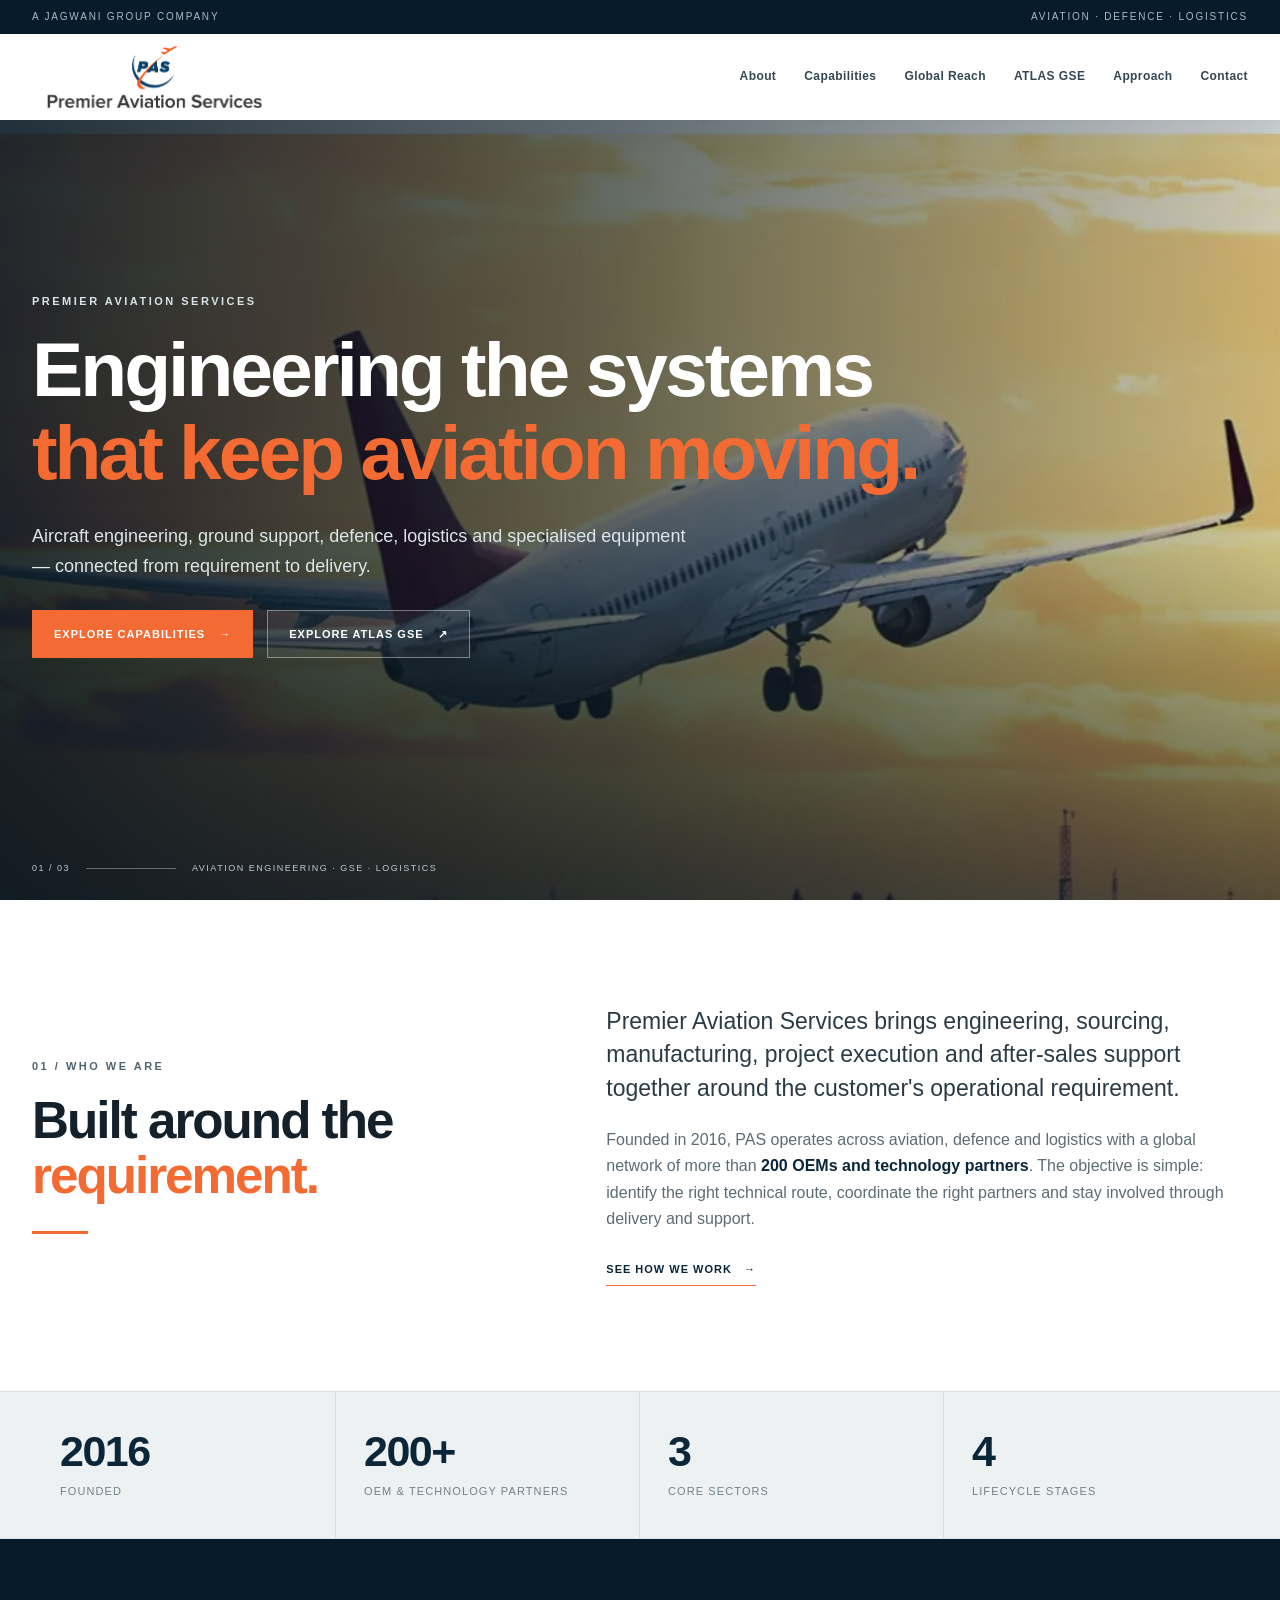
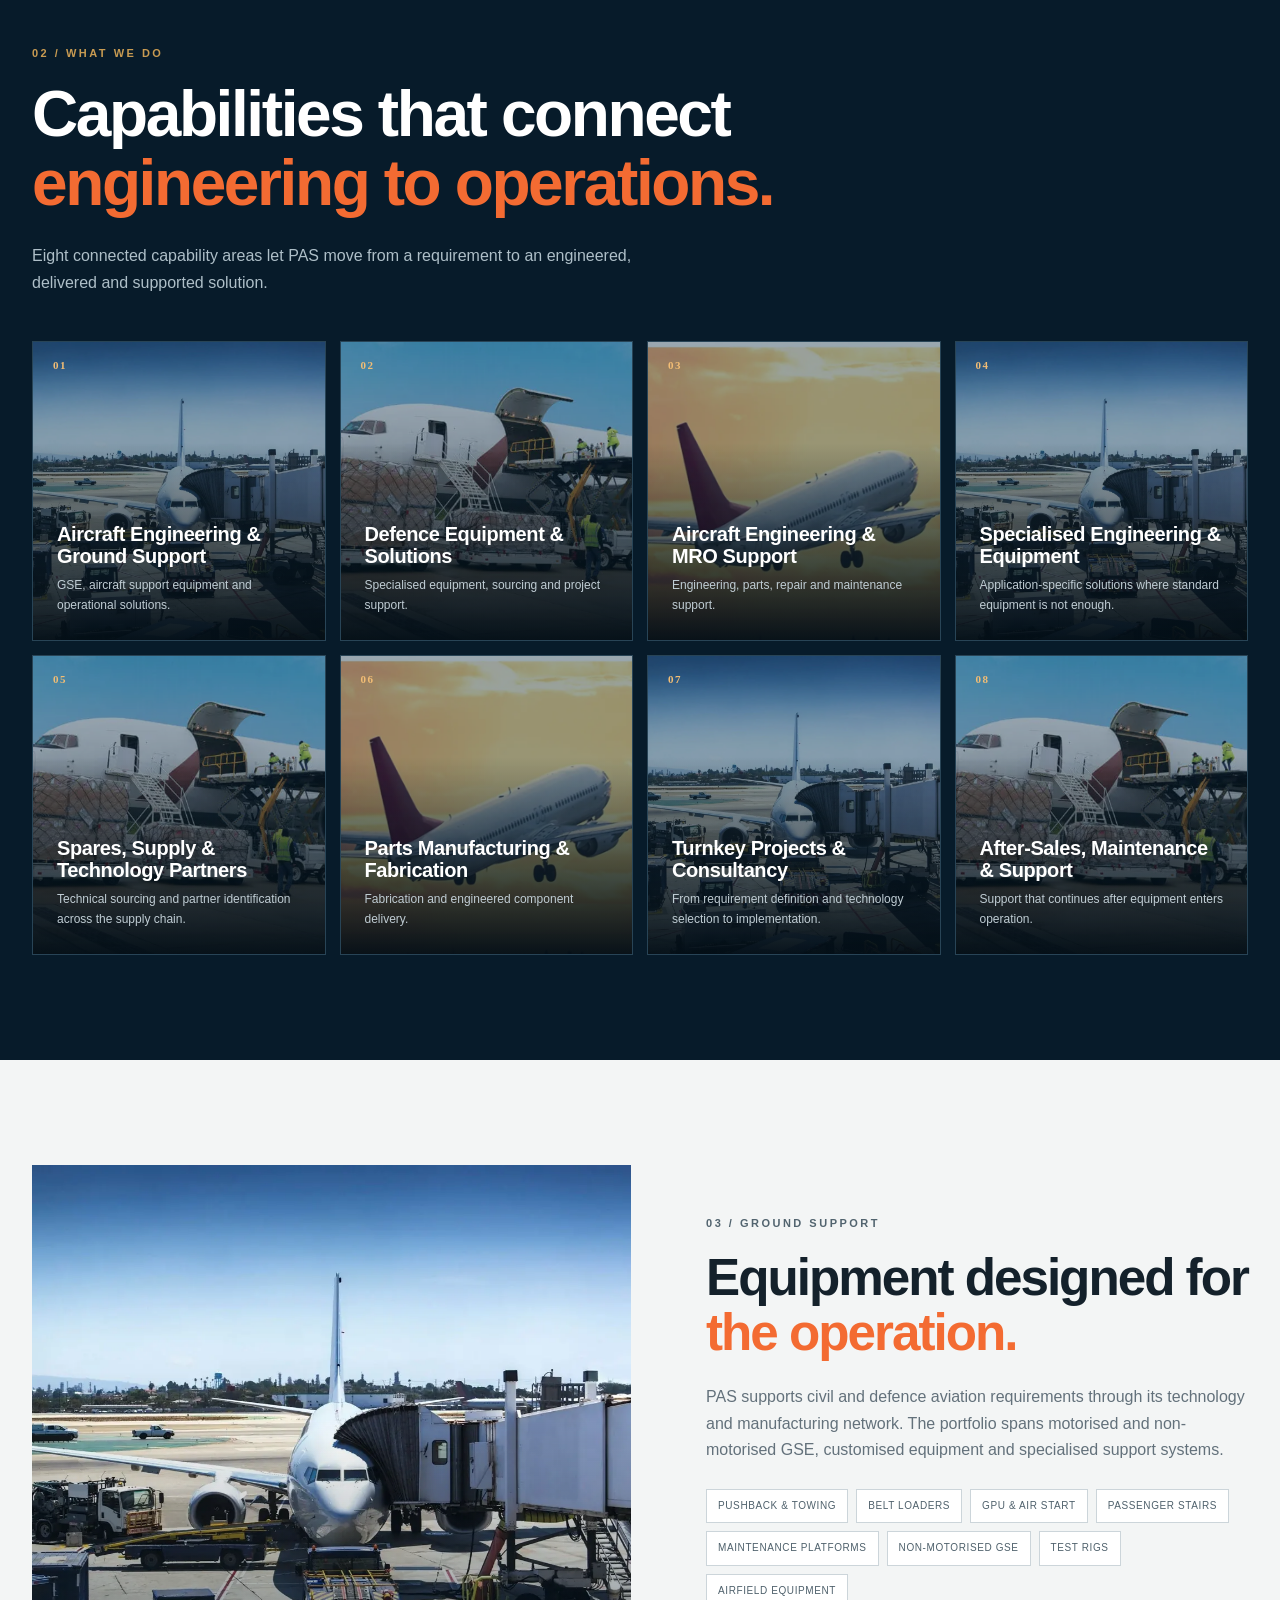
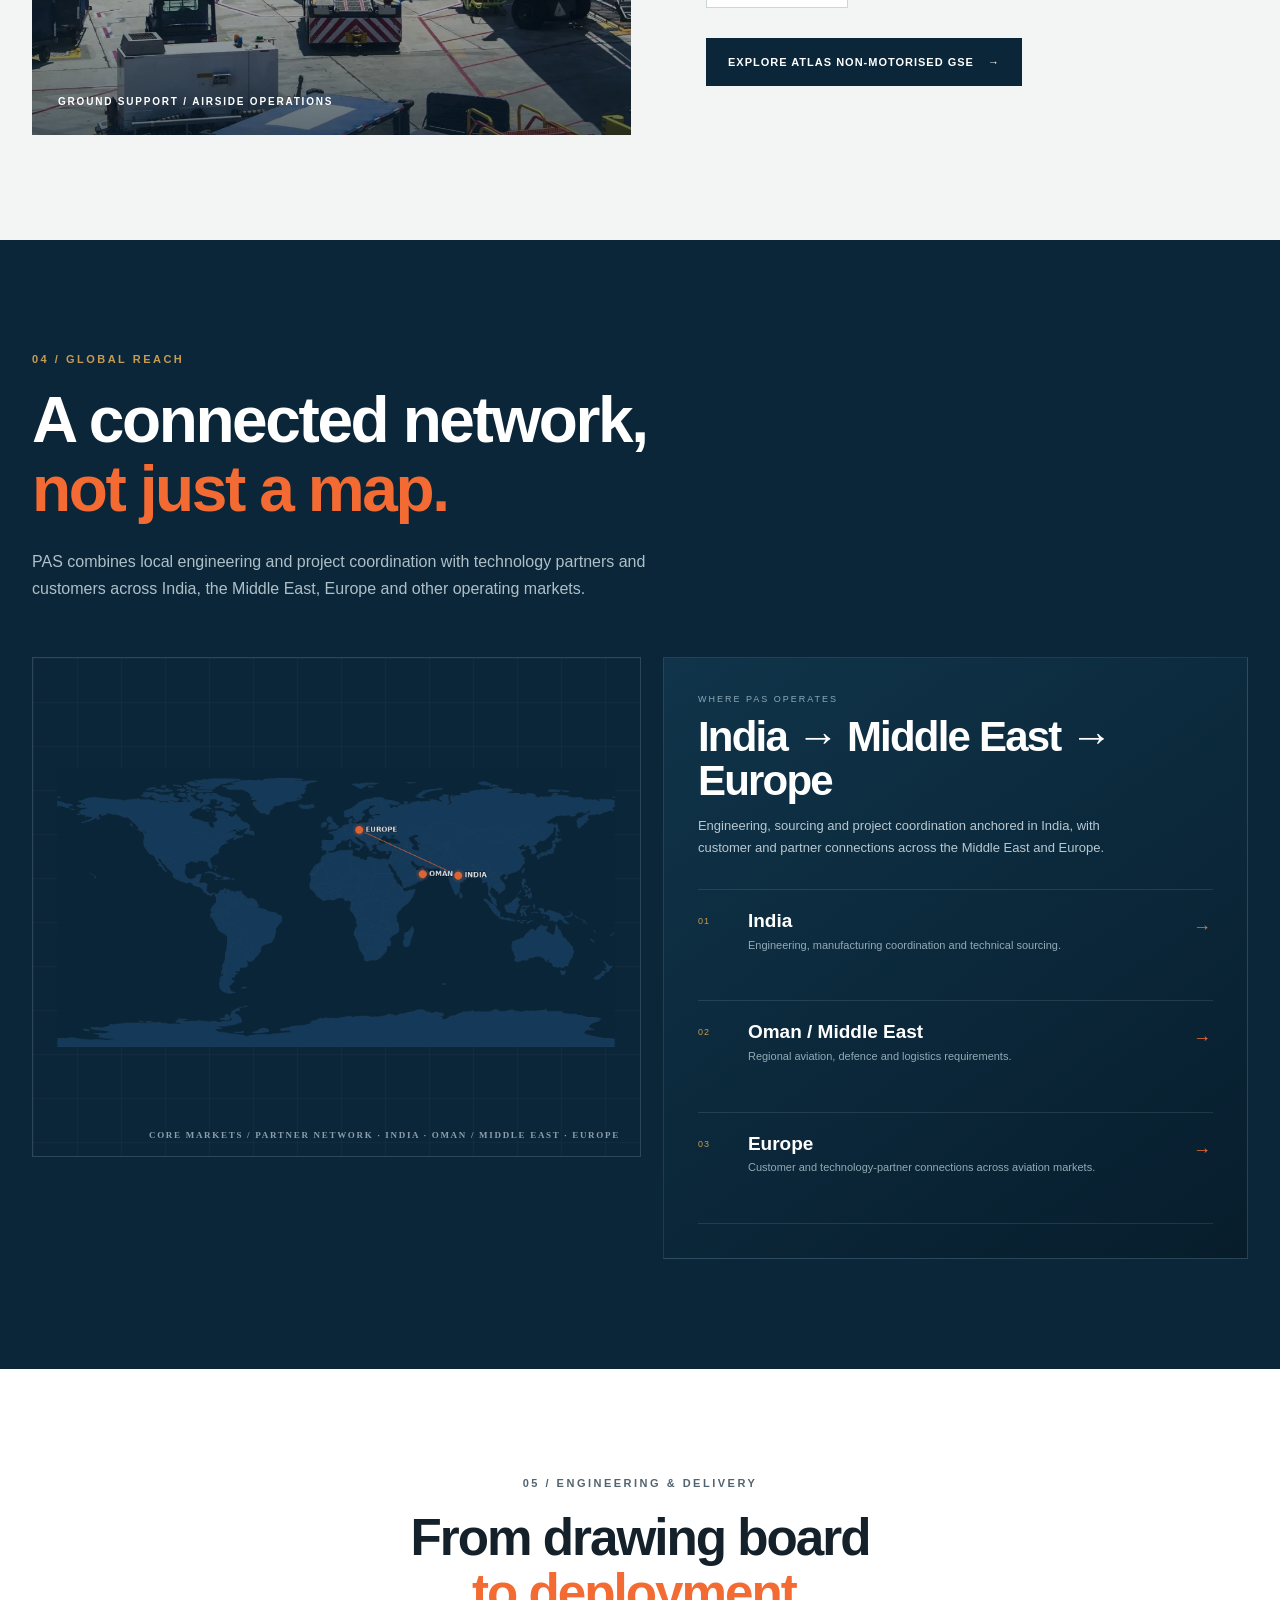
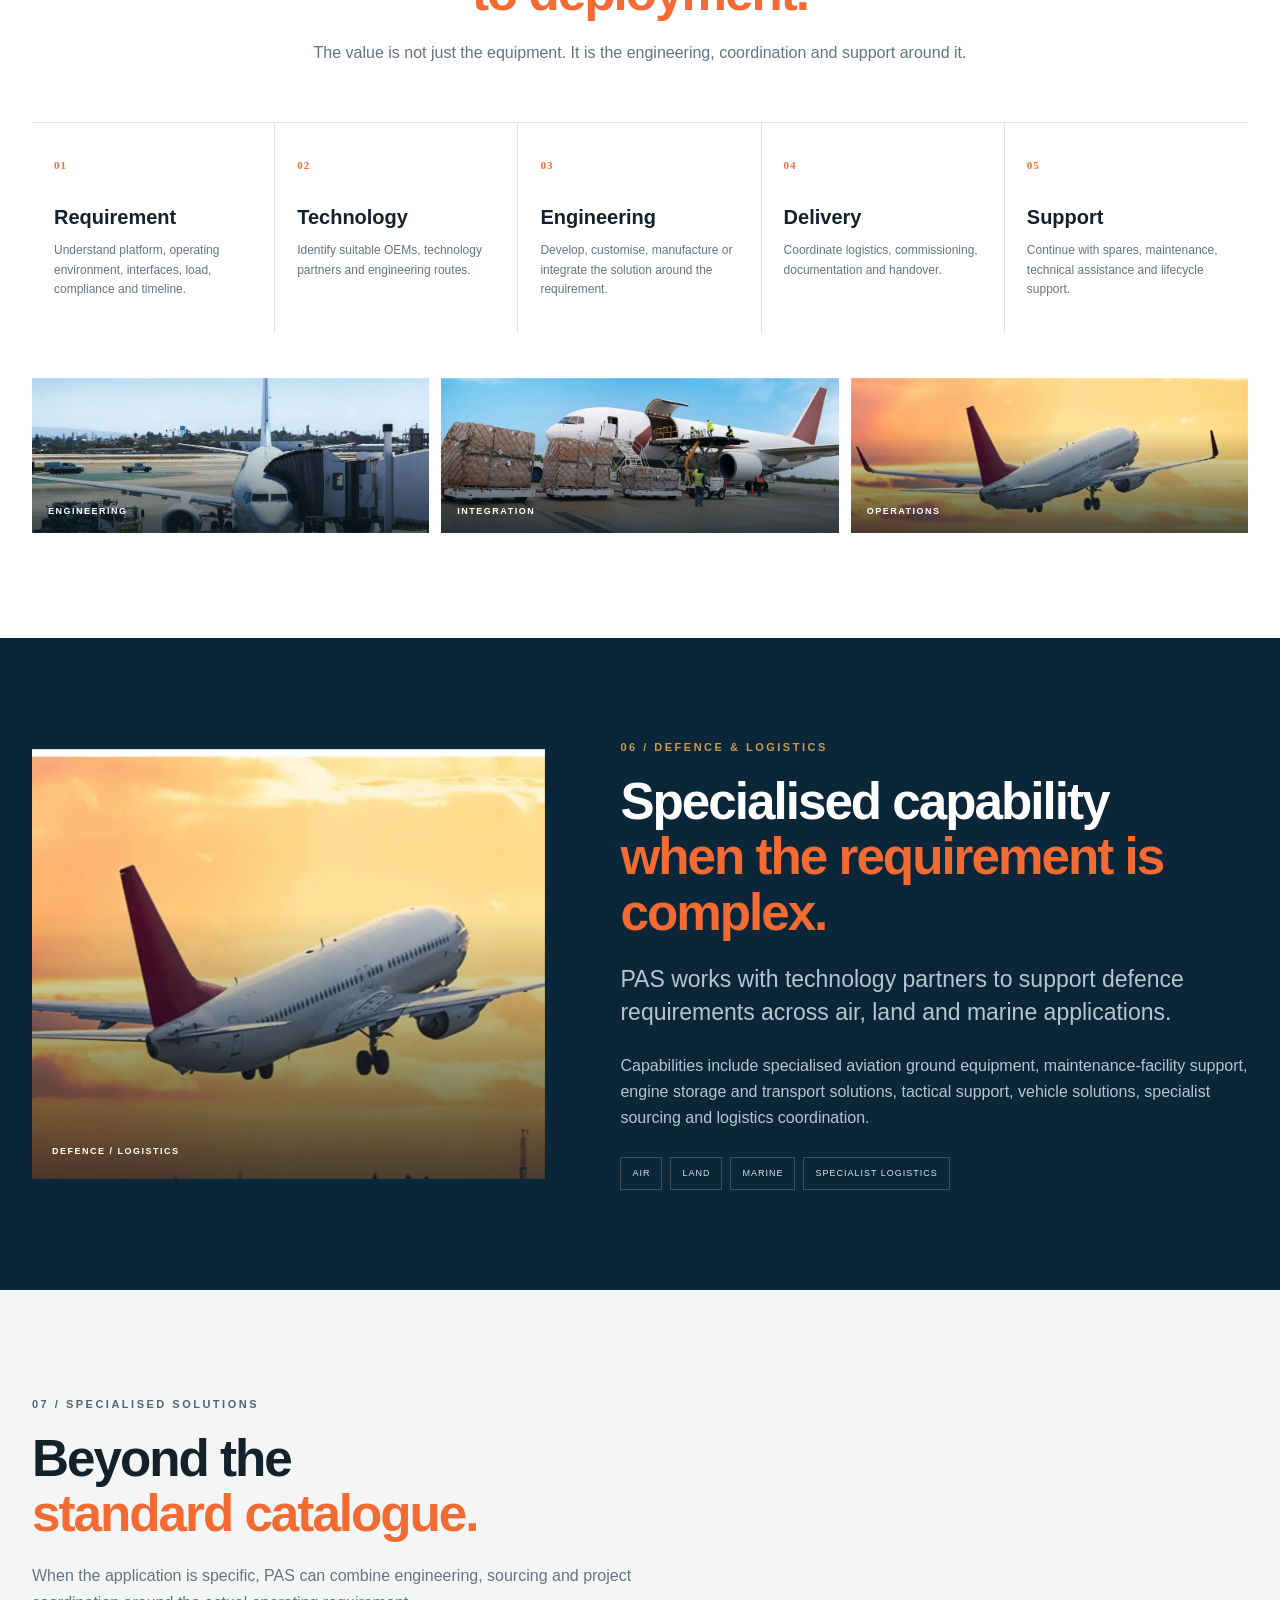
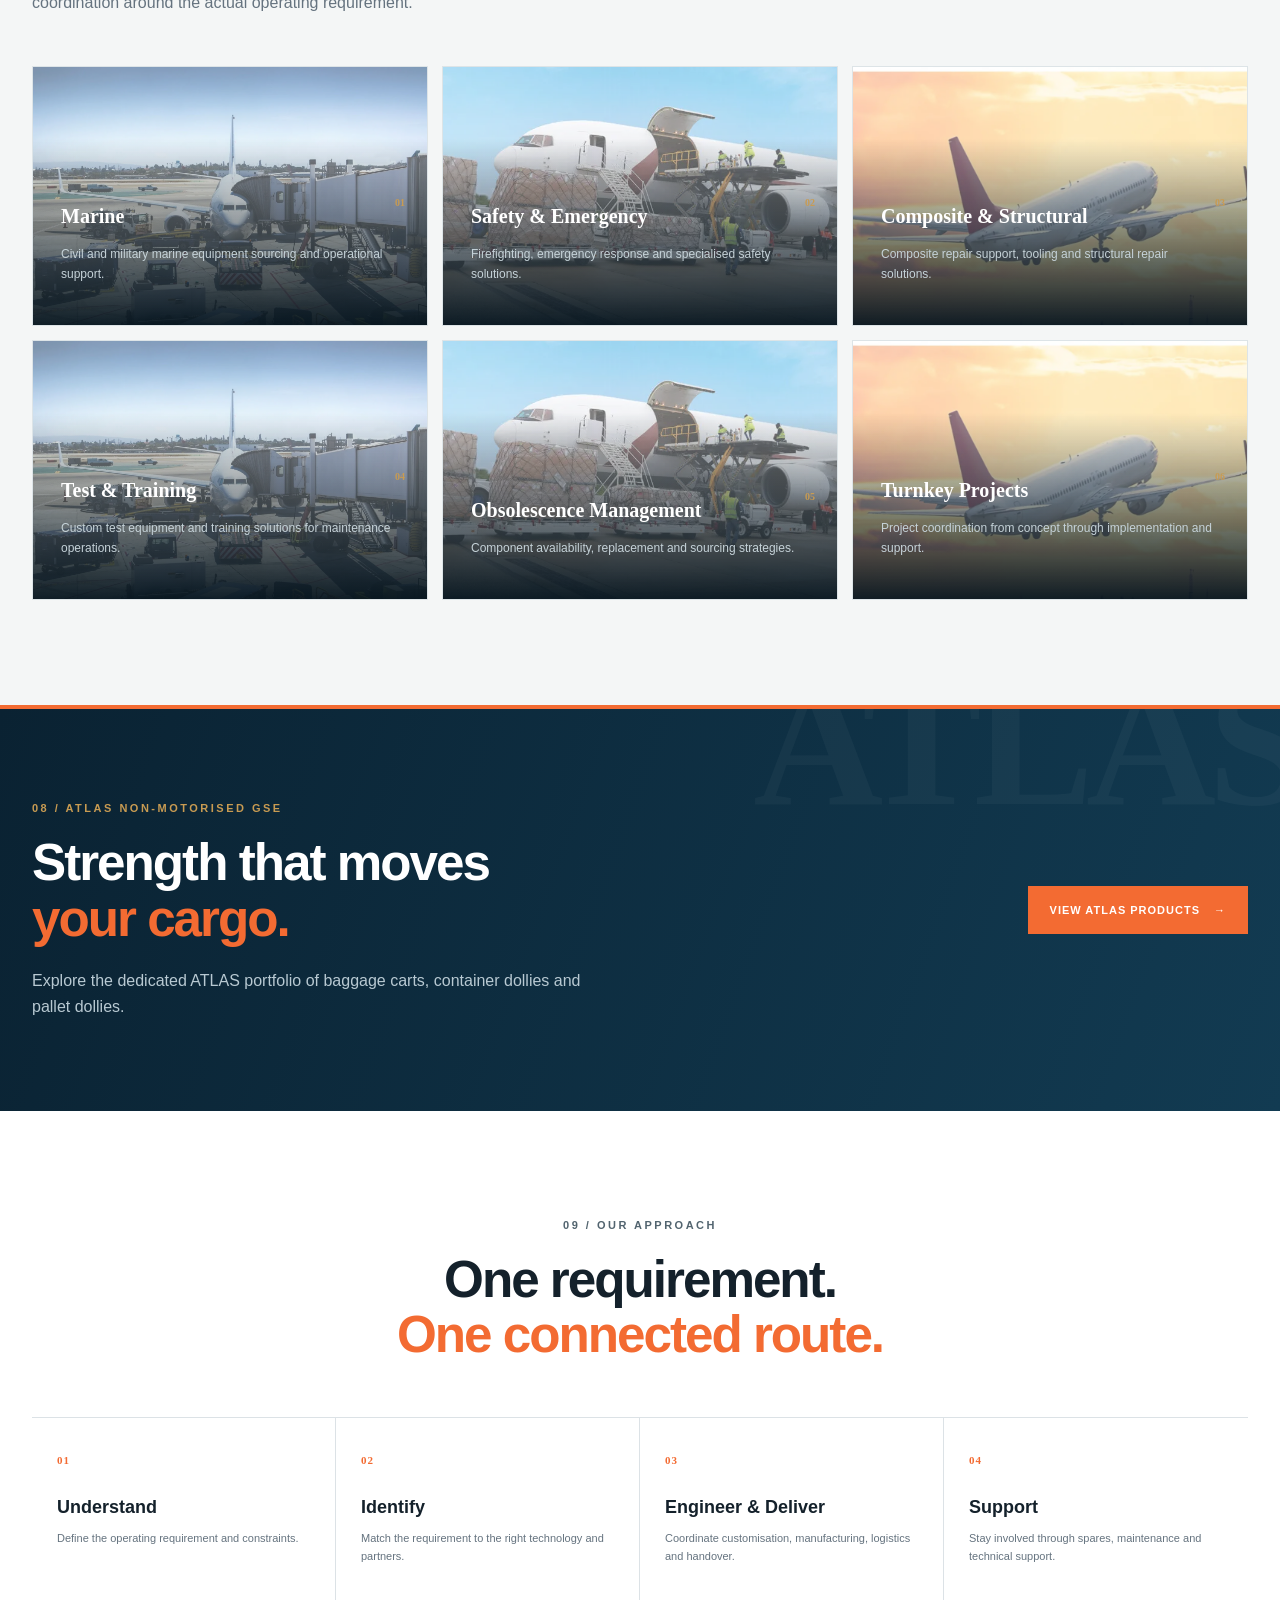
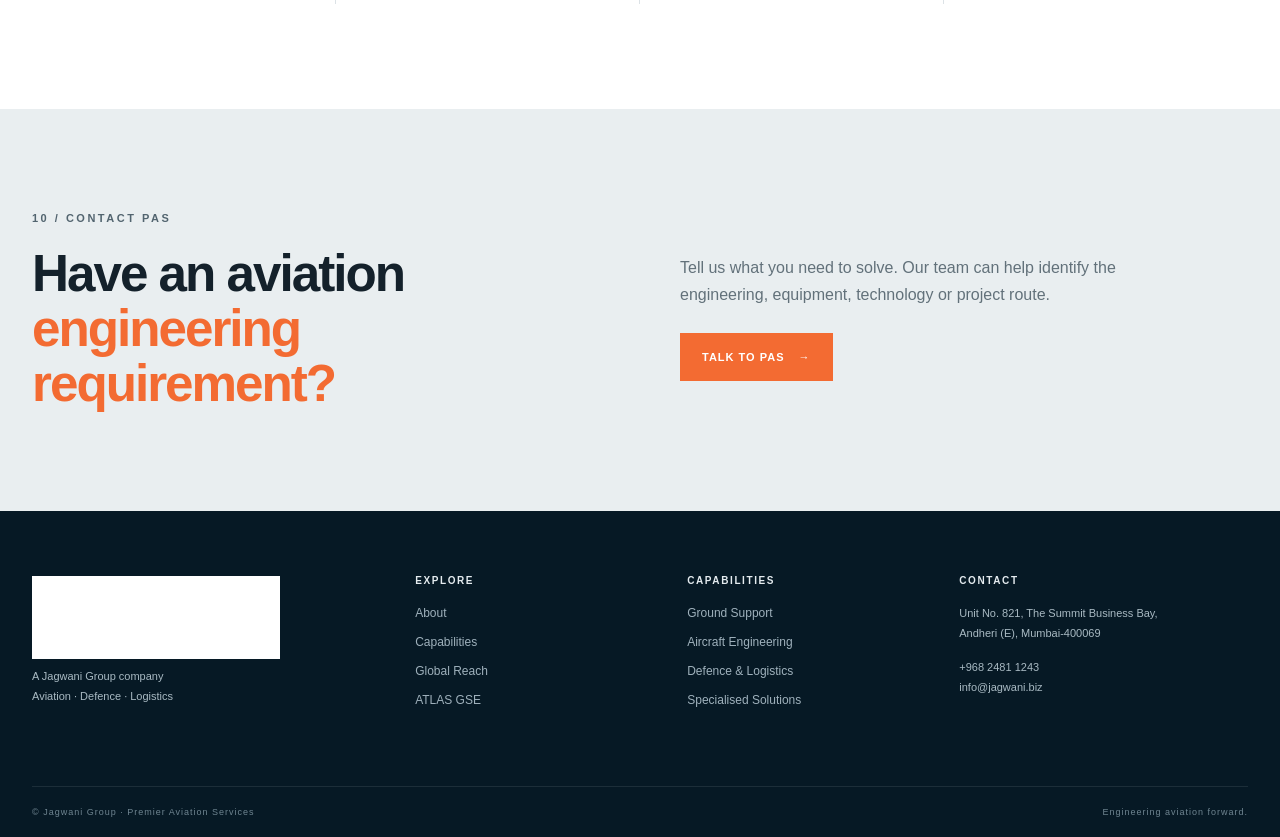
<file: index.html>
<!doctype html>
<html lang="en">
<head>
<link rel="preconnect" href="https://upload.wikimedia.org" crossorigin>
<meta charset="utf-8">
<meta name="viewport" content="width=device-width,initial-scale=1">
<meta name="description" content="Premier Aviation Services — aviation engineering, ground support, defence, logistics and specialised engineering solutions.">
<title>Premier Aviation Services | Engineering Aviation Forward</title>
<link rel="preload" as="image" href="assets/site/hero-reference.webp" fetchpriority="high">
<link rel="stylesheet" href="style.css">
</head>
<body>
<header class="site-header" id="top">
  <div class="utility"><div class="wrap utility-inner"><span>A JAGWANI GROUP COMPANY</span><span>AVIATION · DEFENCE · LOGISTICS</span></div></div>
  <div class="wrap nav-row">
    <a class="brand" href="#top" aria-label="Premier Aviation Services home"><img loading="eager" decoding="async" fetchpriority="high" src="Logos-for-Inner-page-PAS (1).png" alt="Premier Aviation Services"></a>
    <nav class="desktop-nav" aria-label="Main navigation">
      <a href="#about">About</a><a href="#capabilities">Capabilities</a><a href="#reach">Global Reach</a><a href="atlas.html">ATLAS GSE</a><a href="#approach">Approach</a><a href="#contact">Contact</a>
    </nav>
    <button class="menu-toggle" aria-label="Open menu">☰</button>
  </div>
</header>

<main>
<section class="hero">
  <div class="hero-media"><div class="hero-slide active" style="background-image:url('assets/site/hero-reference.webp')"></div><div class="hero-slide" data-bg="assets/site/airport-ramp.webp"></div><div class="hero-slide" data-bg="assets/site/cargo-handling.webp"></div></div>
  <div class="hero-overlay"></div>
  <div class="wrap hero-content">
    <div class="eyebrow light">PREMIER AVIATION SERVICES</div>
    <h1>Engineering the systems<br><em>that keep aviation moving.</em></h1>
    <p>Aircraft engineering, ground support, defence, logistics and specialised equipment — connected from requirement to delivery.</p>
    <div class="hero-actions"><a class="btn orange" href="#capabilities">Explore Capabilities <span>→</span></a><a class="btn ghost" href="atlas.html">Explore ATLAS GSE <span>↗</span></a></div>
  </div>
  <div class="hero-meta wrap"><span>01 / 03</span><span class="hero-line"></span><span>AVIATION ENGINEERING · GSE · LOGISTICS</span></div>
</section>

<section id="about" class="about section">
  <div class="wrap split about-split">
    <div class="section-heading"><div class="eyebrow">01 / WHO WE ARE</div><h2>Built around the<br><em>requirement.</em></h2><div class="heading-rule"></div></div>
    <div class="about-copy"><p class="large">Premier Aviation Services brings engineering, sourcing, manufacturing, project execution and after-sales support together around the customer's operational requirement.</p><p>Founded in 2016, PAS operates across aviation, defence and logistics with a global network of more than <strong>200 OEMs and technology partners</strong>. The objective is simple: identify the right technical route, coordinate the right partners and stay involved through delivery and support.</p><a class="text-link" href="#approach">See how we work <span>→</span></a></div>
  </div>
</section>

<section class="numbers">
  <div class="wrap numbers-grid">
    <div class="number-card"><strong>2016</strong><span>Founded</span></div>
    <div class="number-card"><strong data-count="200" data-suffix="+">0</strong><span>OEM &amp; technology partners</span></div>
    <div class="number-card"><strong data-count="3">0</strong><span>Core sectors</span></div>
    <div class="number-card"><strong data-count="4">0</strong><span>Lifecycle stages</span></div>
  </div>
</section>

<section id="capabilities" class="capabilities section dark-section">
  <div class="wrap">
    <div class="section-heading wide"><div class="eyebrow gold">02 / WHAT WE DO</div><h2>Capabilities that connect<br><em>engineering to operations.</em></h2><p>Eight connected capability areas let PAS move from a requirement to an engineered, delivered and supported solution.</p></div>
    <div class="cap-grid">
      <a class="cap-card image-card" href="#gse"><img loading="lazy" decoding="async" src="https://upload.wikimedia.org/wikipedia/commons/thumb/5/5d/A_U.S._Air_Force_airman_pushes_a_pallet_of_cargo_into_a_C-17A_Globemaster_III_at_Kandahar_Airfield_in_Afghanistan_on_June_27%2C_2013_130627-F-YL744-055.jpg/1280px-A_U.S._Air_Force_airman_pushes_a_pallet_of_cargo_into_a_C-17A_Globemaster_III_at_Kandahar_Airfield_in_Afghanistan_on_June_27%2C_2013_130627-F-YL744-055.jpg" onerror="this.onerror=null;this.src='assets/site/airport-ramp.webp';" alt="Aircraft cargo and ground operations"><span class="cap-number">01</span><div><h3>Aircraft Engineering &amp; Ground Support</h3><p>GSE, aircraft support equipment and operational solutions.</p></div></a>
      <a class="cap-card image-card" href="#defence"><img loading="lazy" decoding="async" src="https://upload.wikimedia.org/wikipedia/commons/thumb/a/a4/Abraham_Lincoln_Conducts_Aircraft_Maintenance_%289845700%29.jpg/1280px-Abraham_Lincoln_Conducts_Aircraft_Maintenance_%289845700%29.jpg" onerror="this.onerror=null;this.src='assets/site/cargo-handling.webp';" alt="Military aircraft maintenance"><span class="cap-number">02</span><div><h3>Defence Equipment &amp; Solutions</h3><p>Specialised equipment, sourcing and project support.</p></div></a>
      <a class="cap-card image-card" href="#engineering"><img loading="lazy" decoding="async" src="https://upload.wikimedia.org/wikipedia/commons/thumb/4/41/USS_Gerald_R_Ford_%28CVN_78%29_Aircraft_Maintenance_%289595503%29.jpg/1280px-USS_Gerald_R_Ford_%28CVN_78%29_Aircraft_Maintenance_%289595503%29.jpg" onerror="this.onerror=null;this.src='assets/site/hero-reference.webp';" alt="Aircraft engine maintenance"><span class="cap-number">03</span><div><h3>Aircraft Engineering &amp; MRO Support</h3><p>Engineering, parts, repair and maintenance support.</p></div></a>
      <a class="cap-card image-card" href="#specialised"><img loading="lazy" decoding="async" src="https://upload.wikimedia.org/wikipedia/commons/thumb/4/4a/Factoria_de_Eurocopter_en_Albacete.jpg/1280px-Factoria_de_Eurocopter_en_Albacete.jpg" onerror="this.onerror=null;this.src='assets/site/airport-ramp.webp';" alt="Aircraft manufacturing facility"><span class="cap-number">04</span><div><h3>Specialised Engineering &amp; Equipment</h3><p>Application-specific solutions where standard equipment is not enough.</p></div></a>
      <a class="cap-card image-card" href="#specialised"><img loading="lazy" decoding="async" src="https://upload.wikimedia.org/wikipedia/commons/thumb/3/3d/Marine_Aviation_Logistics_Squadron_29_Performs_Routine_Maintenance_161018-M-AD586-0205.jpg/1280px-Marine_Aviation_Logistics_Squadron_29_Performs_Routine_Maintenance_161018-M-AD586-0205.jpg" onerror="this.onerror=null;this.src='assets/site/cargo-handling.webp';" alt="Aviation logistics warehouse operations"><span class="cap-number">05</span><div><h3>Spares, Supply &amp; Technology Partners</h3><p>Technical sourcing and partner identification across the supply chain.</p></div></a>
      <a class="cap-card image-card" href="#engineering"><img loading="lazy" decoding="async" src="https://upload.wikimedia.org/wikipedia/commons/thumb/b/b1/MALS-29_hosts_innovation_summit_180628-M-YH981-196.jpg/1280px-MALS-29_hosts_innovation_summit_180628-M-YH981-196.jpg" onerror="this.onerror=null;this.src='assets/site/hero-reference.webp';" alt="Aviation technology and manufacturing innovation"><span class="cap-number">06</span><div><h3>Parts Manufacturing &amp; Fabrication</h3><p>Fabrication and engineered component delivery.</p></div></a>
      <a class="cap-card image-card" href="#approach"><img loading="lazy" decoding="async" src="https://upload.wikimedia.org/wikipedia/commons/thumb/9/9c/Mass_Casualty_Exercise_131118-M-DQ243-159.jpg/960px-Mass_Casualty_Exercise_131118-M-DQ243-159.jpg" onerror="this.onerror=null;this.src='assets/site/airport-ramp.webp';" alt="Aviation emergency response exercise"><span class="cap-number">07</span><div><h3>Turnkey Projects &amp; Consultancy</h3><p>From requirement definition and technology selection to implementation.</p></div></a>
      <a class="cap-card image-card" href="#contact"><img loading="lazy" decoding="async" src="https://upload.wikimedia.org/wikipedia/commons/thumb/7/76/Filipino_aircraft_rescue_firefighters_board_a_U.S._Marine_Corps_MV-22B_Osprey_tiltrotor_aircraft_while_learning_about_hazardous_composite_materials_and_emergency_entrance_and_egress_procedures_during_Balikatan_130407-M-FD301-434.jpg/1280px-Filipino_aircraft_rescue_firefighters_board_a_U.S._Marine_Corps_MV-22B_Osprey_tiltrotor_aircraft_while_learning_about_hazardous_composite_materials_and_emergency_entrance_and_egress_procedures_during_Balikatan_130407-M-FD301-434.jpg" onerror="this.onerror=null;this.src='assets/site/cargo-handling.webp';" alt="Aircraft rescue and emergency training"><span class="cap-number">08</span><div><h3>After-Sales, Maintenance &amp; Support</h3><p>Support that continues after equipment enters operation.</p></div></a>
    </div>
  </div>
</section>

<section id="gse" class="feature section">
  <div class="wrap feature-grid">
    <div class="feature-photo"><img loading="lazy" decoding="async" src="assets/site/airport-ramp.webp" alt="Aircraft on airport apron with ground support equipment"><span>GROUND SUPPORT / AIRSIDE OPERATIONS</span></div>
    <div class="feature-copy"><div class="eyebrow">03 / GROUND SUPPORT</div><h2>Equipment designed for<br><em>the operation.</em></h2><p>PAS supports civil and defence aviation requirements through its technology and manufacturing network. The portfolio spans motorised and non-motorised GSE, customised equipment and specialised support systems.</p><div class="tag-list"><span>Pushback &amp; Towing</span><span>Belt Loaders</span><span>GPU &amp; Air Start</span><span>Passenger Stairs</span><span>Maintenance Platforms</span><span>Non-Motorised GSE</span><span>Test Rigs</span><span>Airfield Equipment</span></div><a class="btn dark" href="atlas.html">Explore ATLAS Non-Motorised GSE <span>→</span></a></div>
  </div>
</section>

<section id="reach" class="reach-section">
  <div class="wrap">
    <div class="section-heading wide reach-heading"><div class="eyebrow gold">04 / GLOBAL REACH</div><h2>A connected network,<br><em>not just a map.</em></h2><p>PAS combines local engineering and project coordination with technology partners and customers across India, the Middle East, Europe and other operating markets.</p></div>
    <div class="reach-showcase">
      <div class="reach-map-wrap">
        <div class="map-panel real-map-panel">
          <div class="map-grid"></div>
          <div class="map-stage">
            <img class="world-map-image" src="assets/site/world-map-pas.png" alt="World map showing PAS operating and partner regions" loading="eager" decoding="async" fetchpriority="high">
          </div>
          <div class="map-label">CORE MARKETS / PARTNER NETWORK · INDIA · OMAN / MIDDLE EAST · EUROPE</div>
        </div>
      </div>
      <div class="reach-copy">
      <div class="reach-network">
        <div class="network-intro"><span class="network-kicker">WHERE PAS OPERATES</span><strong>India → Middle East → Europe</strong><p>Engineering, sourcing and project coordination anchored in India, with customer and partner connections across the Middle East and Europe.</p></div>
        <div class="region-list">
          <article><span>01</span><div><h3>India</h3><p>Engineering, manufacturing coordination and technical sourcing.</p></div><b>→</b></article>
          <article><span>02</span><div><h3>Oman / Middle East</h3><p>Regional aviation, defence and logistics requirements.</p></div><b>→</b></article>
          <article><span>03</span><div><h3>Europe</h3><p>Customer and technology-partner connections across aviation markets.</p></div><b>→</b></article>
        </div>
      </div>
    </div>
  </div>
</section>

<section id="engineering" class="engineering section">
  <div class="wrap">
    <div class="section-heading centered"><div class="eyebrow">05 / ENGINEERING &amp; DELIVERY</div><h2>From drawing board<br><em>to deployment.</em></h2><p>The value is not just the equipment. It is the engineering, coordination and support around it.</p></div>
    <div class="process-grid"><article><span>01</span><h3>Requirement</h3><p>Understand platform, operating environment, interfaces, load, compliance and timeline.</p></article><article><span>02</span><h3>Technology</h3><p>Identify suitable OEMs, technology partners and engineering routes.</p></article><article><span>03</span><h3>Engineering</h3><p>Develop, customise, manufacture or integrate the solution around the requirement.</p></article><article><span>04</span><h3>Delivery</h3><p>Coordinate logistics, commissioning, documentation and handover.</p></article><article><span>05</span><h3>Support</h3><p>Continue with spares, maintenance, technical assistance and lifecycle support.</p></article></div>
    <div class="engineering-strip"><div><img loading="lazy" decoding="async" src="assets/site/engineering-01.webp" alt="Aircraft engineering"><span>ENGINEERING</span></div><div><img loading="lazy" decoding="async" src="assets/site/engineering-02.webp" alt="Cargo logistics"><span>INTEGRATION</span></div><div><img loading="lazy" decoding="async" src="assets/site/engineering-03.webp" alt="Airsport operations"><span>OPERATIONS</span></div></div>
  </div>
</section>

<section id="defence" class="dark-feature section"><div class="wrap defence-grid"><div class="defence-photo"><img loading="lazy" decoding="async" src="https://upload.wikimedia.org/wikipedia/commons/thumb/a/a4/Abraham_Lincoln_Conducts_Aircraft_Maintenance_%289845700%29.jpg/1280px-Abraham_Lincoln_Conducts_Aircraft_Maintenance_%289845700%29.jpg" onerror="this.onerror=null;this.src='assets/site/hero-reference.webp';" alt="Defence and logistics support environment"><span>DEFENCE / LOGISTICS</span></div><div><div class="eyebrow gold">06 / DEFENCE &amp; LOGISTICS</div><h2>Specialised capability<br><em>when the requirement is complex.</em></h2><p class="large">PAS works with technology partners to support defence requirements across air, land and marine applications.</p><p>Capabilities include specialised aviation ground equipment, maintenance-facility support, engine storage and transport solutions, tactical support, vehicle solutions, specialist sourcing and logistics coordination.</p><div class="mini-points"><span>Air</span><span>Land</span><span>Marine</span><span>Specialist Logistics</span></div></div></div></section>

<section id="specialised" class="specialised section"><div class="wrap"><div class="section-heading"><div class="eyebrow">07 / SPECIALISED SOLUTIONS</div><h2>Beyond the<br><em>standard catalogue.</em></h2><p>When the application is specific, PAS can combine engineering, sourcing and project coordination around the actual operating requirement.</p></div><div class="special-grid"><article class="special-image"><img loading="lazy" decoding="async" src="https://upload.wikimedia.org/wikipedia/commons/thumb/4/4a/Factoria_de_Eurocopter_en_Albacete.jpg/1280px-Factoria_de_Eurocopter_en_Albacete.jpg" onerror="this.onerror=null;this.src='assets/site/airport-ramp.webp';" alt="Marine and aviation equipment operations"><div><b>Marine</b><span>01</span><p>Civil and military marine equipment sourcing and operational support.</p></div></article><article class="special-image"><img loading="lazy" decoding="async" src="https://upload.wikimedia.org/wikipedia/commons/thumb/3/3d/Marine_Aviation_Logistics_Squadron_29_Performs_Routine_Maintenance_161018-M-AD586-0205.jpg/1280px-Marine_Aviation_Logistics_Squadron_29_Performs_Routine_Maintenance_161018-M-AD586-0205.jpg" onerror="this.onerror=null;this.src='assets/site/cargo-handling.webp';" alt="Safety and emergency logistics"><div><b>Safety &amp; Emergency</b><span>02</span><p>Firefighting, emergency response and specialised safety solutions.</p></div></article><article class="special-image"><img loading="lazy" decoding="async" src="https://upload.wikimedia.org/wikipedia/commons/thumb/b/b1/MALS-29_hosts_innovation_summit_180628-M-YH981-196.jpg/1280px-MALS-29_hosts_innovation_summit_180628-M-YH981-196.jpg" onerror="this.onerror=null;this.src='assets/site/hero-reference.webp';" alt="Composite and structural engineering"><div><b>Composite &amp; Structural</b><span>03</span><p>Composite repair support, tooling and structural repair solutions.</p></div></article><article class="special-image"><img loading="lazy" decoding="async" src="https://upload.wikimedia.org/wikipedia/commons/thumb/9/9c/Mass_Casualty_Exercise_131118-M-DQ243-159.jpg/960px-Mass_Casualty_Exercise_131118-M-DQ243-159.jpg" onerror="this.onerror=null;this.src='assets/site/airport-ramp.webp';" alt="Test and training operations"><div><b>Test &amp; Training</b><span>04</span><p>Custom test equipment and training solutions for maintenance operations.</p></div></article><article class="special-image"><img loading="lazy" decoding="async" src="https://upload.wikimedia.org/wikipedia/commons/thumb/7/76/Filipino_aircraft_rescue_firefighters_board_a_U.S._Marine_Corps_MV-22B_Osprey_tiltrotor_aircraft_while_learning_about_hazardous_composite_materials_and_emergency_entrance_and_egress_procedures_during_Balikatan_130407-M-FD301-434.jpg/1280px-Filipino_aircraft_rescue_firefighters_board_a_U.S._Marine_Corps_MV-22B_Osprey_tiltrotor_aircraft_while_learning_about_hazardous_composite_materials_and_emergency_entrance_and_egress_procedures_during_Balikatan_130407-M-FD301-434.jpg" onerror="this.onerror=null;this.src='assets/site/cargo-handling.webp';" alt="Obsolescence and component support"><div><b>Obsolescence Management</b><span>05</span><p>Component availability, replacement and sourcing strategies.</p></div></article><article class="special-image"><img loading="lazy" decoding="async" src="https://upload.wikimedia.org/wikipedia/commons/thumb/5/5d/A_U.S._Air_Force_airman_pushes_a_pallet_of_cargo_into_a_C-17A_Globemaster_III_at_Kandahar_Airfield_in_Afghanistan_on_June_27%2C_2013_130627-F-YL744-055.jpg/1280px-A_U.S._Air_Force_airman_pushes_a_pallet_of_cargo_into_a_C-17A_Globemaster_III_at_Kandahar_Airfield_in_Afghanistan_on_June_27%2C_2013_130627-F-YL744-055.jpg" onerror="this.onerror=null;this.src='assets/site/hero-reference.webp';" alt="Turnkey aviation projects"><div><b>Turnkey Projects</b><span>06</span><p>Project coordination from concept through implementation and support.</p></div></article></div></div></section>

<section id="atlas" class="atlas-preview"><div class="wrap atlas-preview-inner"><div><div class="eyebrow gold">08 / ATLAS NON-MOTORISED GSE</div><h2>Strength that moves<br><em>your cargo.</em></h2><p>Explore the dedicated ATLAS portfolio of baggage carts, container dollies and pallet dollies.</p></div><a class="btn orange" href="atlas.html">View ATLAS Products <span>→</span></a></div></section>

<section id="approach" class="approach section"><div class="wrap"><div class="section-heading centered"><div class="eyebrow">09 / OUR APPROACH</div><h2>One requirement.<br><em>One connected route.</em></h2></div><div class="approach-line"><div><span>01</span><h3>Understand</h3><p>Define the operating requirement and constraints.</p></div><div><span>02</span><h3>Identify</h3><p>Match the requirement to the right technology and partners.</p></div><div><span>03</span><h3>Engineer &amp; Deliver</h3><p>Coordinate customisation, manufacturing, logistics and handover.</p></div><div><span>04</span><h3>Support</h3><p>Stay involved through spares, maintenance and technical support.</p></div></div></div></section>

<section id="contact" class="contact"><div class="wrap contact-inner"><div><div class="eyebrow">10 / CONTACT PAS</div><h2>Have an aviation<br><em>engineering requirement?</em></h2></div><div><p>Tell us what you need to solve. Our team can help identify the engineering, equipment, technology or project route.</p><a class="btn orange" href="mailto:info@jagwani.biz">Talk to PAS <span>→</span></a></div></div></section>
</main>

<footer>
  <div class="wrap footer-top"><div class="footer-brand"><div class="footer-logo-box"><img loading="eager" decoding="async" fetchpriority="high" src="Logos-for-Inner-page-PAS (1).png" alt="Premier Aviation Services"></div><p>A Jagwani Group company<br>Aviation · Defence · Logistics</p></div><div><h4>EXPLORE</h4><a href="#about">About</a><a href="#capabilities">Capabilities</a><a href="#reach">Global Reach</a><a href="atlas.html">ATLAS GSE</a></div><div><h4>CAPABILITIES</h4><a href="#gse">Ground Support</a><a href="#engineering">Aircraft Engineering</a><a href="#defence">Defence &amp; Logistics</a><a href="#specialised">Specialised Solutions</a></div><div><h4>CONTACT</h4><p>Unit No. 821, The Summit Business Bay,<br>Andheri (E), Mumbai-400069</p><p>+968 2481 1243<br>info@jagwani.biz</p></div></div>
  <div class="wrap footer-bottom"><span>© Jagwani Group · Premier Aviation Services</span><span>Engineering aviation forward.</span></div>
</footer>
<script>
(()=>{
 const slides=[...document.querySelectorAll('.hero-slide')]; let i=0;
 const hydrateHero=(idx)=>{const s=slides[idx]; if(s && s.dataset.bg && !s.dataset.ready){s.style.backgroundImage=`url("${s.dataset.bg}")`;s.dataset.ready='1';}};
 // Keep the first paint tiny, then stage the next hero image during idle time.
 hydrateHero(0);
 const idle=window.requestIdleCallback||((cb)=>setTimeout(cb,800));
 idle(()=>hydrateHero(1));
 idle(()=>idle(()=>hydrateHero(2)));
 setInterval(()=>{i=(i+1)%slides.length;hydrateHero(i);slides.forEach((s,n)=>s.classList.toggle('active',n===i));},6500);
 // Capability and specialised imagery uses native browser lazy-loading; no custom image queue.
 document.querySelectorAll('.cap-card img,.special-image img').forEach(img=>{img.loading='lazy';img.decoding='async';});
 const counters=[...document.querySelectorAll('[data-count]')];
 const io=new IntersectionObserver(es=>es.forEach(e=>{if(!e.isIntersecting)return; const el=e.target,target=+el.dataset.count,suffix=el.dataset.suffix||''; let start=0; const step=Math.max(1,Math.ceil(target/35)); const tick=()=>{start=Math.min(target,start+step);el.textContent=start.toLocaleString()+suffix;if(start<target)requestAnimationFrame(tick)};tick();io.unobserve(el)}),{threshold:.5});
 counters.forEach(c=>io.observe(c));

 const menu=document.querySelector('.menu-toggle');
 if(menu) menu.addEventListener('click',()=>document.querySelector('.desktop-nav').classList.toggle('open'));
 document.querySelectorAll('.desktop-nav a').forEach(a=>a.addEventListener('click',()=>document.querySelector('.desktop-nav').classList.remove('open')));


})();
</script>
</body>
</html>
</file>
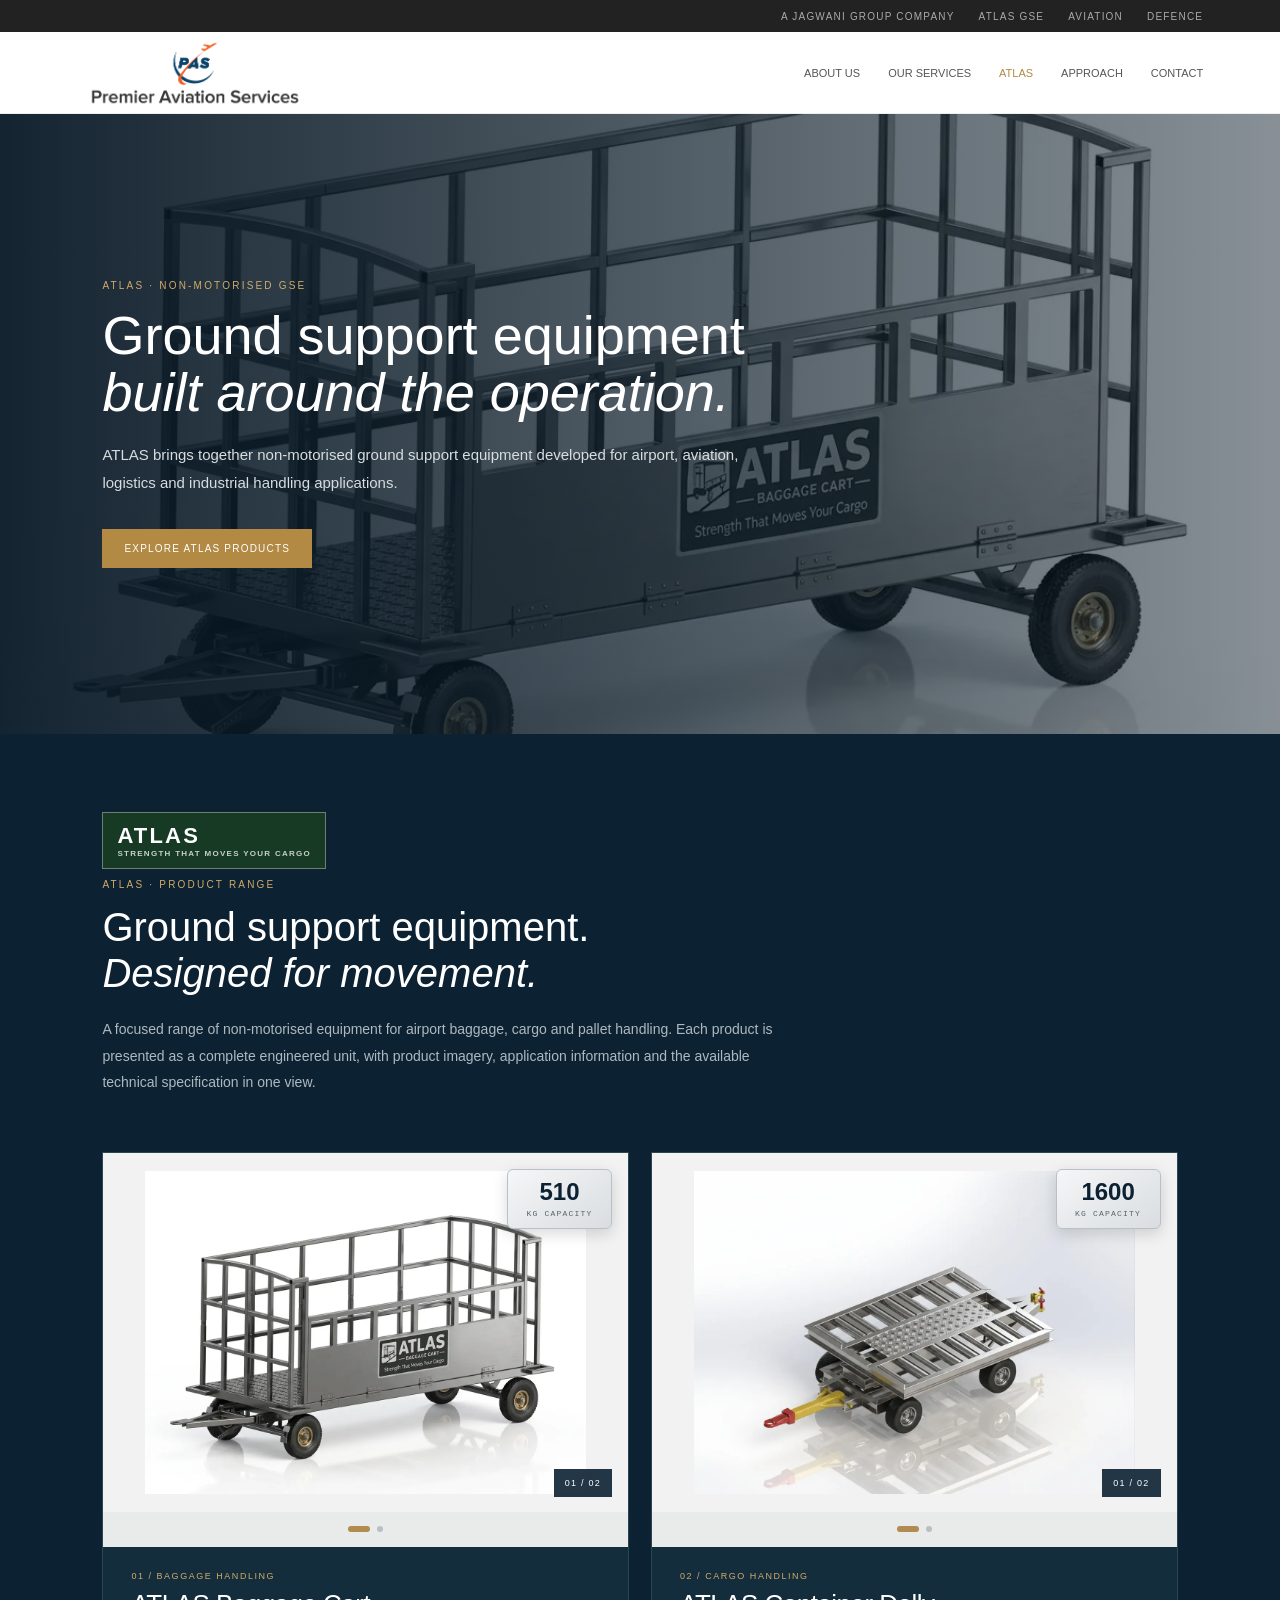
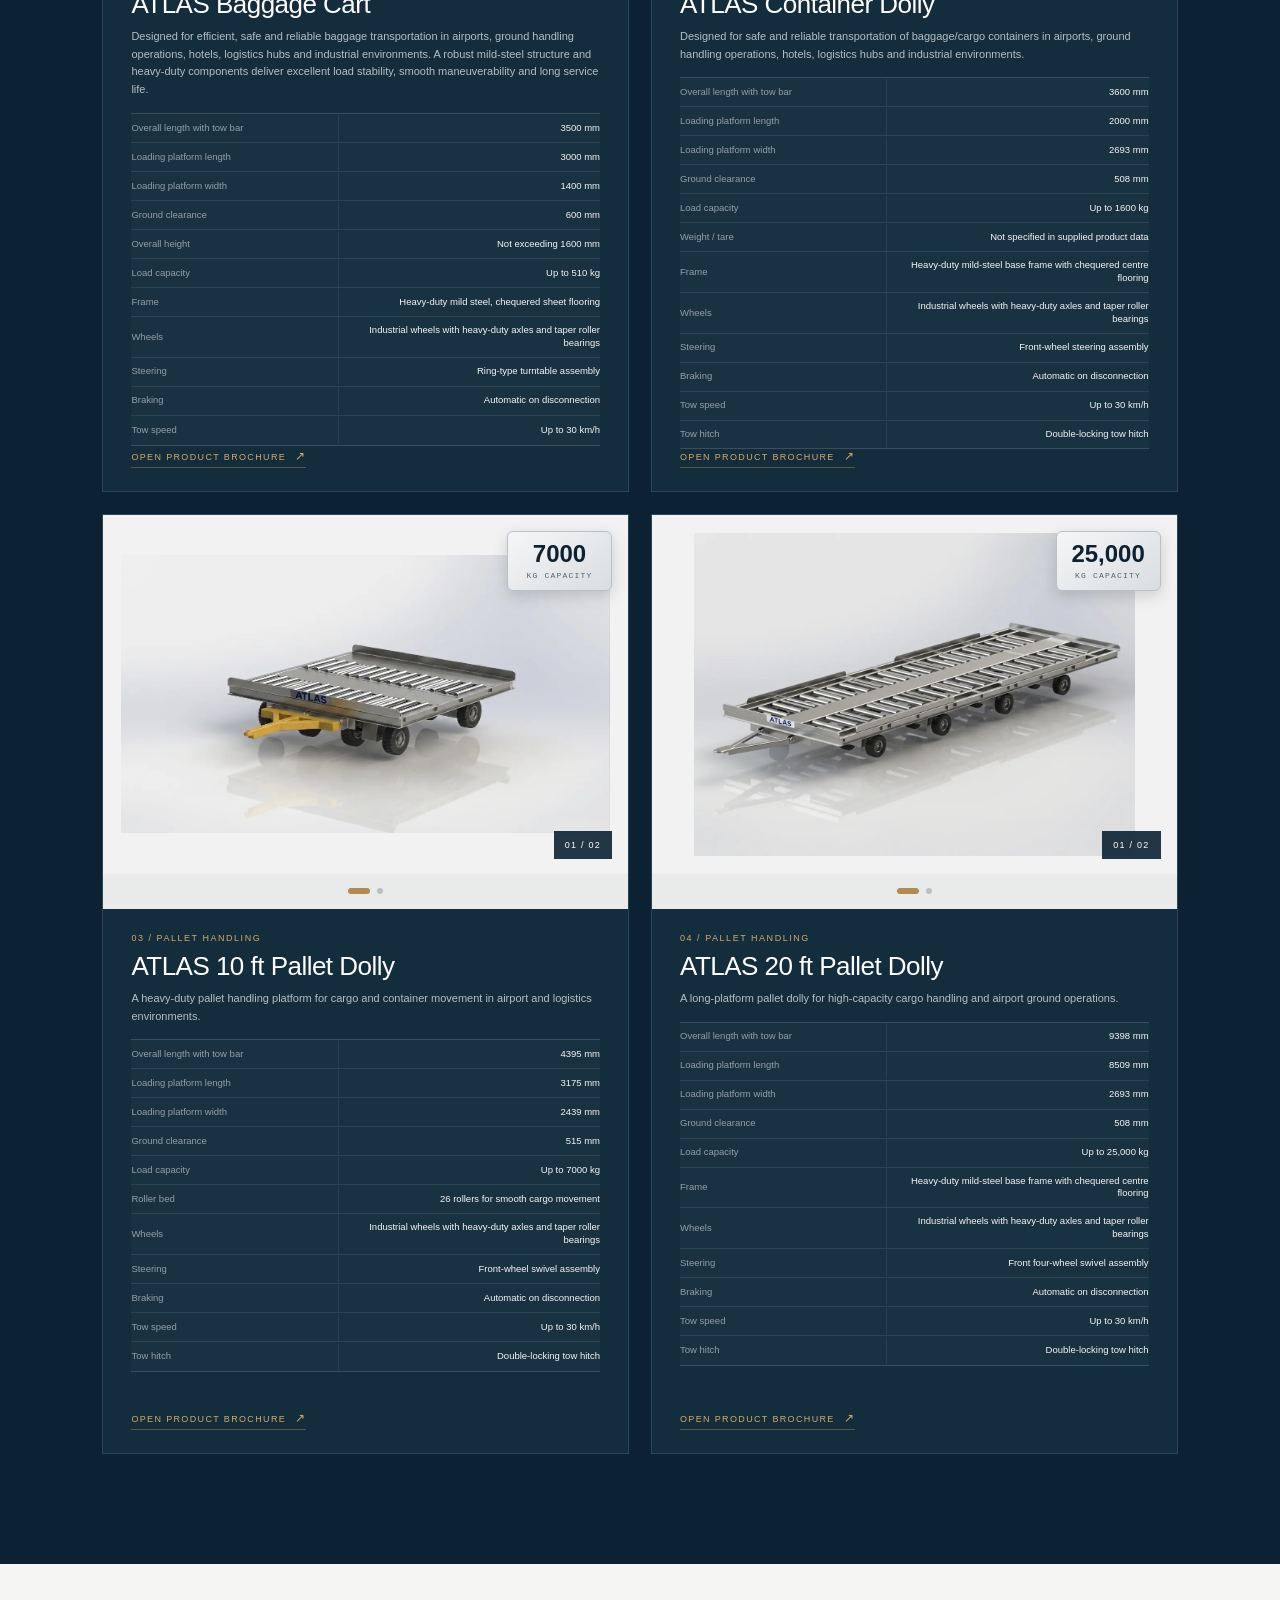
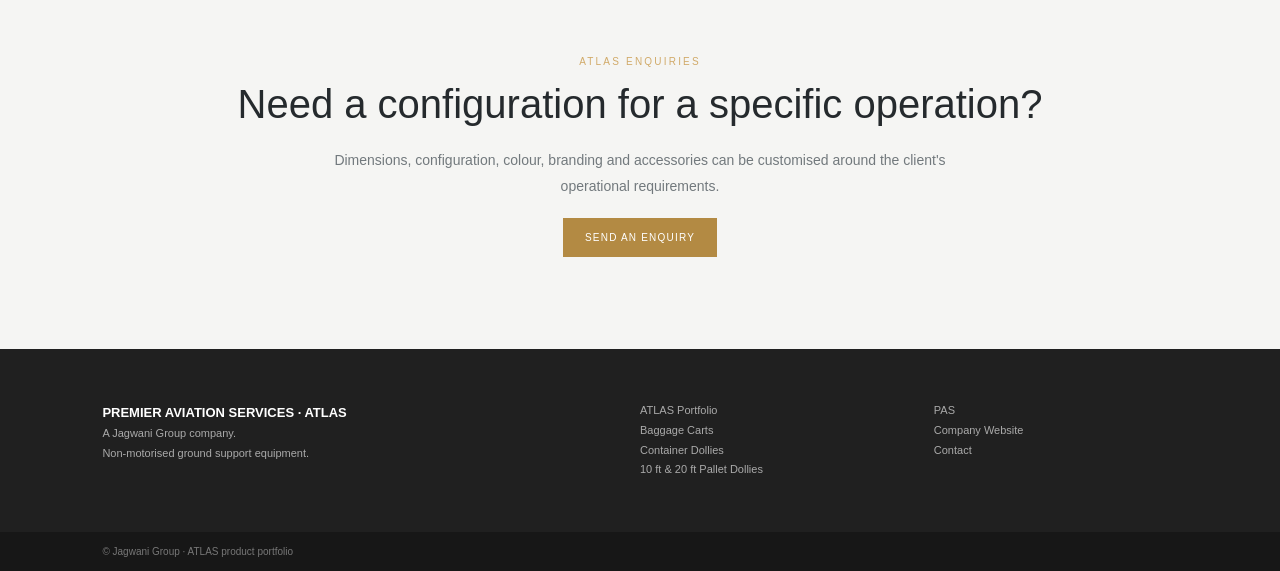
<file: atlas.html>
<!doctype html>
<html lang="en">
<head>
<meta charset="utf-8"><meta name="viewport" content="width=device-width,initial-scale=1">
<title>ATLAS | Non-Motorised Ground Support Equipment</title>
<link rel="stylesheet" href="atlas-style.css">
</head>
<body>
<div class="topbar"><span>A JAGWANI GROUP COMPANY</span><span>ATLAS GSE</span><span>AVIATION</span><span>DEFENCE</span></div>
<nav class="nav">
  <a class="brand" href="index.html" aria-label="Premier Aviation Services home"><img class="pas-header-logo" src="Logos-for-Inner-page-PAS (1).png" alt="Premier Aviation Services"><div><small>A JAGWANI GROUP COMPANY</small></div></a>
  <div class="menu"><a href="index.html#about">About Us</a><a href="index.html#capabilities">Our Services</a><a class="active" href="atlas.html">ATLAS</a><a href="index.html#approach">Approach</a><a href="index.html#contact">Contact</a></div>
</nav>

<header class="hero atlas-hero">
  <div class="hero-inner">
    <div class="eyebrow">ATLAS · NON-MOTORISED GSE</div>
    <h1>Ground support equipment<br><i>built around the operation.</i></h1>
    <p>ATLAS brings together non-motorised ground support equipment developed for airport, aviation, logistics and industrial handling applications.</p>
    <a class="btn gold" href="#portfolio">Explore ATLAS Products</a>
  </div>
</header>

<section id="portfolio" class="atlas-band portfolio-section">
  <div class="atlas-head">
    <div>
      <div class="atlas-logo"><div class="atlas-badge">ATLAS<small>STRENGTH THAT MOVES YOUR CARGO</small></div></div>
      <div class="eyebrow">ATLAS · PRODUCT RANGE</div>
      <h2 class="title">Ground support equipment.<br><i>Designed for movement.</i></h2>
      <p class="bodycopy">A focused range of non-motorised equipment for airport baggage, cargo and pallet handling. Each product is presented as a complete engineered unit, with product imagery, application information and the available technical specification in one view.</p>
    </div>
  </div>

  <div class="product-showcase">

    <article class="atlas-product detailed-product" id="baggage">
      <div class="product-gallery" data-gallery="baggage">
        <div class="gallery-stage">
          <img class="gallery-image is-active" loading="eager" decoding="async" fetchpriority="high" src="assets/products/baggage-cart-1.webp" alt="ATLAS Baggage Cart — primary view">
          <img class="gallery-image" loading="lazy" decoding="async" fetchpriority="low" src="assets/products/baggage-cart-2.webp" alt="ATLAS Baggage Cart — alternate view">
          <div class="capacity-badge"><strong>510</strong><span>KG CAPACITY</span></div>
          <button class="product-arrow prev" type="button" aria-label="Previous Baggage Cart image">‹</button>
          <button class="product-arrow next" type="button" aria-label="Next Baggage Cart image">›</button>
          <div class="gallery-count"><span>01</span> / 02</div>
        </div>
        <div class="gallery-dots"><button class="is-active" type="button" aria-label="Image 1"></button><button type="button" aria-label="Image 2"></button></div>
      </div>
      <div class="product-info detailed-info">
        <div class="product-kicker">01 / BAGGAGE HANDLING</div>
        <h3>ATLAS Baggage Cart</h3>
        <p>Designed for efficient, safe and reliable baggage transportation in airports, ground handling operations, hotels, logistics hubs and industrial environments. A robust mild-steel structure and heavy-duty components deliver excellent load stability, smooth maneuverability and long service life.</p>
        <div class="spec-table-dark">
          <div><span>Overall length with tow bar</span><b>3500 mm</b></div>
          <div><span>Loading platform length</span><b>3000 mm</b></div>
          <div><span>Loading platform width</span><b>1400 mm</b></div>
          <div><span>Ground clearance</span><b>600 mm</b></div>
          <div><span>Overall height</span><b>Not exceeding 1600 mm</b></div>
          <div><span>Load capacity</span><b>Up to 510 kg</b></div>
          <div><span>Frame</span><b>Heavy-duty mild steel, chequered sheet flooring</b></div>
          <div><span>Wheels</span><b>Industrial wheels with heavy-duty axles and taper roller bearings</b></div>
          <div><span>Steering</span><b>Ring-type turntable assembly</b></div>
          <div><span>Braking</span><b>Automatic on disconnection</b></div>
          <div><span>Tow speed</span><b>Up to 30 km/h</b></div>
        </div>
        <a class="product-link" href="assets/brochures/ATLAS  Brochure- Baggage Cart Final(1).pdf" target="_blank">Open product brochure <span>↗</span></a>
      </div>
    </article>

    <article class="atlas-product detailed-product" id="container">
      <div class="product-gallery" data-gallery="container">
        <div class="gallery-stage">
          <img class="gallery-image is-active" loading="eager" decoding="async" fetchpriority="high" src="assets/products/container-dolly-2.webp" alt="ATLAS Container Dolly — primary view">
          <img class="gallery-image" loading="lazy" decoding="async" fetchpriority="low" src="assets/products/container-dolly-3.webp" alt="ATLAS Container Dolly — alternate view">
          <div class="capacity-badge"><strong>1600</strong><span>KG CAPACITY</span></div>
          <button class="product-arrow prev" type="button" aria-label="Previous Container Dolly image">‹</button>
          <button class="product-arrow next" type="button" aria-label="Next Container Dolly image">›</button>
          <div class="gallery-count"><span>01</span> / 02</div>
        </div>
        <div class="gallery-dots"><button class="is-active" type="button" aria-label="Image 1"></button><button type="button" aria-label="Image 2"></button></div>
      </div>
      <div class="product-info detailed-info">
        <div class="product-kicker">02 / CARGO HANDLING</div>
        <h3>ATLAS Container Dolly</h3>
        <p>Designed for safe and reliable transportation of baggage/cargo containers in airports, ground handling operations, hotels, logistics hubs and industrial environments.</p>
        <div class="spec-table-dark">
          <div><span>Overall length with tow bar</span><b>3600 mm</b></div>
          <div><span>Loading platform length</span><b>2000 mm</b></div>
          <div><span>Loading platform width</span><b>2693 mm</b></div>
          <div><span>Ground clearance</span><b>508 mm</b></div>
          <div><span>Load capacity</span><b>Up to 1600 kg</b></div>
          <div><span>Weight / tare</span><b>Not specified in supplied product data</b></div>
          <div><span>Frame</span><b>Heavy-duty mild-steel base frame with chequered centre flooring</b></div>
          <div><span>Wheels</span><b>Industrial wheels with heavy-duty axles and taper roller bearings</b></div>
          <div><span>Steering</span><b>Front-wheel steering assembly</b></div>
          <div><span>Braking</span><b>Automatic on disconnection</b></div>
          <div><span>Tow speed</span><b>Up to 30 km/h</b></div>
          <div><span>Tow hitch</span><b>Double-locking tow hitch</b></div>
          <div><span>Turntable</span><b>360° turntable</b></div>
          <div><span>Container restraint</span><b>Container locking system</b></div>
        </div>
        <a class="product-link" href="assets/brochures/ATLAS  Brochure- Container Dolly Final edit(1).pdf" target="_blank">Open product brochure <span>↗</span></a>
      </div>
    </article>

    <article class="atlas-product detailed-product" id="pallet10">
      <div class="product-gallery" data-gallery="pallet10">
        <div class="gallery-stage">
          <img class="gallery-image is-active" loading="eager" decoding="async" fetchpriority="high" src="assets/products/10ft-pallet-dolly-1.webp" alt="ATLAS 10 ft Pallet Dolly — primary view">
          <img class="gallery-image" loading="lazy" decoding="async" fetchpriority="low" src="assets/products/10ft-pallet-dolly-2.webp" alt="ATLAS 10 ft Pallet Dolly — top view">
          <div class="capacity-badge"><strong>7000</strong><span>KG CAPACITY</span></div>
          <button class="product-arrow prev" type="button" aria-label="Previous 10 ft Pallet Dolly image">‹</button>
          <button class="product-arrow next" type="button" aria-label="Next 10 ft Pallet Dolly image">›</button>
          <div class="gallery-count"><span>01</span> / 02</div>
        </div>
        <div class="gallery-dots"><button class="is-active" type="button" aria-label="Image 1"></button><button type="button" aria-label="Image 2"></button></div>
      </div>
      <div class="product-info detailed-info">
        <div class="product-kicker">03 / PALLET HANDLING</div>
        <h3>ATLAS 10 ft Pallet Dolly</h3>
        <p>A heavy-duty pallet handling platform for cargo and container movement in airport and logistics environments.</p>
        <div class="spec-table-dark">
          <div><span>Overall length with tow bar</span><b>4395 mm</b></div>
          <div><span>Loading platform length</span><b>3175 mm</b></div>
          <div><span>Loading platform width</span><b>2439 mm</b></div>
          <div><span>Ground clearance</span><b>515 mm</b></div>
          <div><span>Load capacity</span><b>Up to 7000 kg</b></div>
          <div><span>Roller bed</span><b>26 rollers for smooth cargo movement</b></div>
          <div><span>Wheels</span><b>Industrial wheels with heavy-duty axles and taper roller bearings</b></div>
          <div><span>Steering</span><b>Front-wheel swivel assembly</b></div>
          <div><span>Braking</span><b>Automatic on disconnection</b></div>
          <div><span>Tow speed</span><b>Up to 30 km/h</b></div>
          <div><span>Tow hitch</span><b>Double-locking tow hitch</b></div>
        </div>
        <a class="product-link" href="assets/brochures/ATLAS  Brochure- 10 Pallet Dolly Final edit(1).pdf" target="_blank">Open product brochure <span>↗</span></a>
      </div>
    </article>

    <article class="atlas-product detailed-product" id="pallet20">
      <div class="product-gallery" data-gallery="pallet20">
        <div class="gallery-stage">
          <img class="gallery-image is-active" loading="eager" decoding="async" fetchpriority="high" src="assets/products/long-pallet-dolly.webp" alt="ATLAS 20 ft Pallet Dolly — primary view">
          <img class="gallery-image" loading="lazy" decoding="async" fetchpriority="low" src="assets/products/20-pallet-dolly-front.webp" alt="ATLAS 20 ft Pallet Dolly — front view">
          <div class="capacity-badge"><strong>25,000</strong><span>KG CAPACITY</span></div>
          <button class="product-arrow prev" type="button" aria-label="Previous 20 ft Pallet Dolly image">‹</button>
          <button class="product-arrow next" type="button" aria-label="Next 20 ft Pallet Dolly image">›</button>
          <div class="gallery-count"><span>01</span> / 02</div>
        </div>
        <div class="gallery-dots"><button class="is-active" type="button" aria-label="Image 1"></button><button type="button" aria-label="Image 2"></button></div>
      </div>
      <div class="product-info detailed-info">
        <div class="product-kicker">04 / PALLET HANDLING</div>
        <h3>ATLAS 20 ft Pallet Dolly</h3>
        <p>A long-platform pallet dolly for high-capacity cargo handling and airport ground operations.</p>
        <div class="spec-table-dark">
          <div><span>Overall length with tow bar</span><b>9398 mm</b></div>
          <div><span>Loading platform length</span><b>8509 mm</b></div>
          <div><span>Loading platform width</span><b>2693 mm</b></div>
          <div><span>Ground clearance</span><b>508 mm</b></div>
          <div><span>Load capacity</span><b>Up to 25,000 kg</b></div>
          <div><span>Frame</span><b>Heavy-duty mild-steel base frame with chequered centre flooring</b></div>
          <div><span>Wheels</span><b>Industrial wheels with heavy-duty axles and taper roller bearings</b></div>
          <div><span>Steering</span><b>Front four-wheel swivel assembly</b></div>
          <div><span>Braking</span><b>Automatic on disconnection</b></div>
          <div><span>Tow speed</span><b>Up to 30 km/h</b></div>
          <div><span>Tow hitch</span><b>Double-locking tow hitch</b></div>
        </div>
        <a class="product-link" href="assets/brochures/ATLAS  Brochure- 20 Pallet Dolly Final edit(1).pdf" target="_blank">Open product brochure <span>↗</span></a>
      </div>
    </article>
  </div>
</section>

<section class="cta"><div class="eyebrow">ATLAS Enquiries</div><h2 class="title">Need a configuration for a specific operation?</h2><p class="bodycopy">Dimensions, configuration, colour, branding and accessories can be customised around the client's operational requirements.</p><a class="btn gold" href="mailto:info@jagwani.biz">Send an Enquiry</a></section>
<footer class="footer"><div><strong>PREMIER AVIATION SERVICES · ATLAS</strong><br>A Jagwani Group company.<br>Non-motorised ground support equipment.</div><div>ATLAS Portfolio<br>Baggage Carts<br>Container Dollies<br>10 ft &amp; 20 ft Pallet Dollies</div><div>PAS<br><a href="index.html">Company Website</a><br>Contact</div></footer><div class="copyright">© Jagwani Group · ATLAS product portfolio</div>

<script>
(() => {
  document.querySelectorAll('.product-gallery').forEach((gallery) => {
    const slides = [...gallery.querySelectorAll('.gallery-image')];
    const dots = [...gallery.querySelectorAll('.gallery-dots button')];
    const prev = gallery.querySelector('.product-arrow.prev');
    const next = gallery.querySelector('.product-arrow.next');
    const current = gallery.querySelector('.gallery-count span');
    if (!slides.length) return;
    let index = 0;
    let timer = null;
    const show = (i) => {
      index = (i + slides.length) % slides.length;
      slides.forEach((slide, n) => slide.classList.toggle('is-active', n === index));
      dots.forEach((dot, n) => dot.classList.toggle('is-active', n === index));
      if (current) current.textContent = String(index + 1).padStart(2, '0');
    };
    const restart = () => {
      clearInterval(timer);
      if (slides.length > 1) timer = setInterval(() => show(index + 1), 5200);
    };
    prev.addEventListener('click', (e) => { e.preventDefault(); e.stopPropagation(); show(index - 1); restart(); });
    next.addEventListener('click', (e) => { e.preventDefault(); e.stopPropagation(); show(index + 1); restart(); });
    dots.forEach((dot, i) => dot.addEventListener('click', (e) => { e.preventDefault(); e.stopPropagation(); show(i); restart(); }));
    show(0); restart();
  });
})();
</script>
</body></html>
</file>
<file: style.css>
:root{--navy:#0b2638;--navy2:#071b2a;--orange:#f36b32;--gold:#c89b52;--ink:#14212b;--muted:#65737f;--paper:#f6f7f7;--white:#fff;--line:#dce2e6;--blue:#174b68}*{box-sizing:border-box}html{scroll-behavior:smooth}body{margin:0;font-family:Inter,Arial,sans-serif;color:var(--ink);background:#fff;line-height:1.65}a{color:inherit;text-decoration:none}.wrap{width:min(1240px,calc(100% - 64px));margin:auto}.utility{background:var(--navy2);color:#a9bac5;font-size:10px;letter-spacing:1.8px}.utility-inner{height:34px;display:flex;justify-content:space-between;align-items:center}.site-header{position:sticky;top:0;z-index:50;background:rgba(255,255,255,.97);box-shadow:0 8px 28px rgba(7,27,42,.08)}.nav-row{height:86px;display:flex;align-items:center;justify-content:space-between;gap:40px}.brand img{width:238px;height:auto;display:block}.desktop-nav{display:flex;align-items:center;gap:28px;font-size:12px;font-weight:700;letter-spacing:.4px;color:#354752}.desktop-nav a{position:relative;padding:31px 0}.desktop-nav a:after{content:"";position:absolute;left:0;right:100%;bottom:22px;height:2px;background:var(--orange);transition:.25s}.desktop-nav a:hover:after{right:0}.menu-toggle{display:none;border:0;background:none;font-size:24px;color:var(--navy)}.hero{height:calc(100vh - 120px);min-height:650px;position:relative;color:#fff;overflow:hidden;background:var(--navy)}.hero-media,.hero-slide,.hero-overlay{position:absolute;inset:0}.hero-slide{background-size:cover;background-position:center;opacity:0;transform:scale(1.03);transition:opacity 1.2s,transform 7s}.hero-slide.active{opacity:1;transform:scale(1)}.hero-overlay{background:linear-gradient(90deg,rgba(5,21,32,.88) 0%,rgba(5,21,32,.62) 48%,rgba(5,21,32,.2) 100%),linear-gradient(0deg,rgba(5,21,32,.6),transparent 45%)}.hero-content{position:relative;height:100%;display:flex;flex-direction:column;justify-content:center;padding-bottom:70px}.eyebrow{font-size:11px;font-weight:800;letter-spacing:2.5px;color:#52646f;margin-bottom:18px}.eyebrow.light{color:#d8e4ea}.eyebrow.gold{color:var(--gold)}h1,h2,h3,h4{font-family:Manrope,Inter,sans-serif;line-height:1.08;margin:0}h1{font-size:clamp(48px,6vw,82px);letter-spacing:-3px;max-width:900px}h1 em,h2 em{font-style:normal;color:var(--orange)}.hero-content p{max-width:660px;font-size:18px;color:#dce6eb;margin:28px 0}.hero-actions{display:flex;gap:14px;flex-wrap:wrap}.btn{display:inline-flex;align-items:center;gap:14px;padding:14px 21px;font-size:11px;font-weight:800;letter-spacing:1px;text-transform:uppercase;border:1px solid transparent;transition:.25s}.btn.orange{background:var(--orange);color:#fff}.btn.orange:hover{background:#df5622;transform:translateY(-2px)}.btn.ghost{border-color:rgba(255,255,255,.4);color:#fff;background:rgba(255,255,255,.05)}.btn.ghost:hover{background:#fff;color:var(--navy)}.btn.dark{background:var(--navy);color:#fff}.hero-meta{position:absolute;bottom:24px;left:50%;transform:translateX(-50%);display:flex;align-items:center;gap:16px;color:#bdcbd2;font-size:9px;letter-spacing:1.5px}.hero-line{width:90px;height:1px;background:rgba(255,255,255,.35)}.section{padding:105px 0}.split{display:grid;grid-template-columns:.85fr 1.15fr;gap:100px;align-items:start}.section-heading h2,.feature-copy h2,.reach-copy h2,.dark-feature h2,.atlas-preview h2,.contact h2{font-size:clamp(38px,4vw,58px);letter-spacing:-2px}.section-heading p{max-width:620px;color:var(--muted);margin-top:22px}.about{background:#fff}.about-copy{max-width:720px}.about-copy .large,.large{font-size:23px;line-height:1.45;color:#2b3b45}.about-copy p{margin:0 0 22px;color:#5d6b74}.about-copy strong{color:var(--navy)}.text-link{display:inline-flex;gap:12px;color:var(--navy);font-size:11px;font-weight:800;text-transform:uppercase;letter-spacing:1px;border-bottom:1px solid var(--orange);padding-bottom:7px}.numbers{background:#edf1f2;border-top:1px solid #dce3e6;border-bottom:1px solid #dce3e6}.numbers-grid{display:grid;grid-template-columns:repeat(4,1fr)}.number-card{padding:38px 28px;border-right:1px solid #d5dde1}.number-card:last-child{border:0}.number-card strong{display:block;font:800 43px/1 Manrope;color:var(--navy);letter-spacing:-1.5px}.number-card span{display:block;margin-top:9px;color:#71808a;font-size:11px;text-transform:uppercase;letter-spacing:1.1px}.dark-section{background:var(--navy2);color:#fff}.section-heading.wide{max-width:780px}.section-heading.wide h2{font-size:clamp(42px,5vw,64px);letter-spacing:-2.4px}.section-heading.wide p{color:#aebfc8;margin:25px 0 45px}.cap-grid{display:grid;grid-template-columns:repeat(4,1fr);gap:14px}.cap-card{min-height:300px;position:relative;overflow:hidden;border:1px solid rgba(255,255,255,.1);background:#102f43;display:flex;flex-direction:column;justify-content:flex-end;transition:.3s}.cap-card:hover{transform:translateY(-5px);border-color:rgba(200,155,82,.7)}.cap-card.image-card img{position:absolute;inset:0;width:100%;height:100%;object-fit:cover;opacity:.52;transition:.5s}.cap-card.image-card:hover img{transform:scale(1.06);opacity:.64}.cap-card>div:last-child,.abstract-card{padding:24px;position:relative;z-index:2}.cap-card:after{content:"";position:absolute;inset:45% 0 0;background:linear-gradient(transparent,rgba(3,14,22,.94));z-index:1}.cap-card .cap-number{position:absolute;top:18px;left:20px;z-index:3;font:600 11px/1 Inter;color:#f2bd75;letter-spacing:1px}.cap-card h3{font-size:20px;letter-spacing:-.4px;color:#fff}.cap-card p{font-size:12px;color:#c0cdd4;margin:9px 0 0}.abstract-card{justify-content:center;padding:34px;background:linear-gradient(145deg,#12364c,#0c2537)}.abstract-card:after{display:none}.abstract-card .cap-number{top:20px}.abstract-mark{font:300 62px/1 Manrope;color:var(--orange);margin-bottom:30px}.feature{background:#f3f5f5}.feature-grid{display:grid;grid-template-columns:1.05fr .95fr;gap:75px;align-items:center}.feature-photo{height:570px;position:relative;overflow:hidden}.feature-photo img{width:100%;height:100%;object-fit:cover;display:block}.feature-photo:after{content:"";position:absolute;inset:0;background:linear-gradient(0deg,rgba(6,26,40,.65),transparent 55%)}.feature-photo span{position:absolute;z-index:2;left:26px;bottom:25px;color:#fff;font-size:10px;font-weight:800;letter-spacing:1.8px}.feature-copy p{color:#63717b;margin:24px 0}.tag-list{display:flex;flex-wrap:wrap;gap:8px;margin:25px 0 30px}.tag-list span{border:1px solid #ccd5da;padding:8px 11px;font-size:10px;text-transform:uppercase;letter-spacing:.6px;color:#4f616c;background:#fff}.reach-section{background:var(--navy);color:#fff;padding:110px 0;overflow:hidden}.reach-grid{display:grid;grid-template-columns:.75fr 1.25fr;gap:50px;align-items:center}.reach-copy p{color:#b6c7d0;max-width:520px;margin:25px 0}.market-list{display:flex;flex-wrap:wrap;gap:8px}.market-list span{border:1px solid rgba(255,255,255,.18);padding:8px 12px;font-size:10px;letter-spacing:.7px;text-transform:uppercase;color:#d8e3e8}.map-panel{height:460px;position:relative;background:radial-gradient(circle at 50% 50%,rgba(39,92,119,.35),transparent 55%),#081d2c;border:1px solid rgba(255,255,255,.12);overflow:hidden}.map-grid{position:absolute;inset:0;background-image:linear-gradient(rgba(255,255,255,.04) 1px,transparent 1px),linear-gradient(90deg,rgba(255,255,255,.04) 1px,transparent 1px);background-size:46px 46px}.world-shape{position:absolute;border:1px solid rgba(139,185,204,.24);background:rgba(31,78,103,.28);filter:drop-shadow(0 10px 30px rgba(0,0,0,.15))}.world-one{width:260px;height:155px;border-radius:55% 45% 55% 35%;left:7%;top:26%;transform:rotate(-9deg)}.world-two{width:145px;height:230px;border-radius:60% 35% 50% 45%;left:32%;top:39%;transform:rotate(12deg)}.world-three{width:330px;height:180px;border-radius:42% 58% 40% 52%;right:8%;top:30%;transform:rotate(6deg)}.route{position:absolute;height:1px;background:linear-gradient(90deg,transparent,var(--orange),transparent);transform-origin:left center;opacity:.65}.route-one{width:300px;left:45%;top:55%;transform:rotate(-12deg)}.route-two{width:250px;left:40%;top:48%;transform:rotate(9deg)}.map-dot{position:absolute;display:flex;align-items:center;gap:8px;color:#fff;font-size:9px;font-weight:800;letter-spacing:1px}.map-dot i{width:9px;height:9px;border-radius:50%;background:var(--orange);box-shadow:0 0 0 7px rgba(243,107,50,.12),0 0 18px rgba(243,107,50,.6)}.india{left:56%;top:59%}.oman{left:49%;top:63%}.europe{left:49%;top:37%}.map-caption{position:absolute;right:22px;bottom:18px;color:#8098a5;font-size:9px;letter-spacing:1.8px}.engineering{background:#fff}.centered{text-align:center}.centered p{margin:20px auto 0;max-width:680px}.process-grid{display:grid;grid-template-columns:repeat(5,1fr);margin-top:55px;border-top:1px solid var(--line)}.process-grid article{padding:28px 22px 5px;border-right:1px solid var(--line);min-height:210px}.process-grid article:last-child{border-right:0}.process-grid span,.approach-line span{font:700 11px/1 Inter;color:var(--orange);letter-spacing:1px}.process-grid h3{margin-top:30px;font-size:20px}.process-grid p{color:var(--muted);font-size:12px;margin-top:12px}.dark-feature{background:#0b2638;color:#fff;padding:100px 0}.dark-feature .split{align-items:center}.dark-feature p{color:#b6c6cf}.specialised{background:#f4f6f6}.special-grid{display:grid;grid-template-columns:repeat(3,1fr);gap:14px;margin-top:50px}.special-grid article{background:#fff;border:1px solid #dde4e7;padding:30px;min-height:185px;position:relative}.special-grid b{font:700 19px Manrope}.special-grid span{position:absolute;right:24px;top:24px;font:700 10px Inter;color:var(--gold)}.special-grid p{color:var(--muted);font-size:12px;margin-top:24px}.atlas-preview{background:linear-gradient(110deg,#0a2232,#123b52);color:#fff;padding:90px 0;border-top:4px solid var(--orange)}.atlas-preview-inner{display:flex;align-items:center;justify-content:space-between;gap:50px}.atlas-preview p{color:#b8c9d2;max-width:560px;margin:22px 0 0}.approach{background:#fff}.approach-line{display:grid;grid-template-columns:repeat(4,1fr);margin-top:55px;border-top:1px solid var(--line)}.approach-line div{padding:28px 25px;border-right:1px solid var(--line)}.approach-line div:last-child{border-right:0}.approach-line h3{margin-top:25px;font-size:18px}.contact{background:#e9eef0;padding:100px 0}.contact-inner{display:grid;grid-template-columns:1fr 1fr;gap:80px;align-items:center}.contact p{color:#62717a;max-width:520px;margin-bottom:25px}footer{background:#061925;color:#a9bac3}.footer-top{display:grid;grid-template-columns:1.5fr 1fr 1fr 1.3fr;gap:50px;padding:65px 0}.footer-brand img{width:210px;filter:brightness(0) invert(1);opacity:.95}.footer-brand p{font-size:11px;line-height:1.8;margin-top:18px}.footer-top h4{font-size:10px;letter-spacing:1.6px;color:#e4ebef;margin-bottom:17px}.footer-top a{display:block;font-size:12px;margin:9px 0;color:#9fb1bc}.footer-top p{font-size:11px;line-height:1.8;margin:0 0 14px}.footer-bottom{border-top:1px solid rgba(255,255,255,.09);display:flex;justify-content:space-between;padding:18px 0;font-size:9px;letter-spacing:1px;color:#6f8591}.desktop-nav.open{display:flex}
@media(max-width:1000px){.desktop-nav{gap:15px}.desktop-nav a{font-size:10px}.brand img{width:200px}.cap-grid{grid-template-columns:repeat(2,1fr)}.feature-grid,.reach-grid{grid-template-columns:1fr}.map-panel{height:390px}.process-grid{grid-template-columns:repeat(2,1fr)}.process-grid article:nth-child(2n){border-right:0}.special-grid{grid-template-columns:repeat(2,1fr)}.footer-top{grid-template-columns:repeat(2,1fr)}}
@media(max-width:720px){.wrap{width:min(100% - 34px,1240px)}.utility-inner{height:30px;font-size:8px}.nav-row{height:72px}.brand img{width:175px}.menu-toggle{display:block}.desktop-nav{display:none;position:absolute;left:17px;right:17px;top:102px;background:#fff;box-shadow:0 18px 35px rgba(0,0,0,.14);padding:12px 20px;flex-direction:column;align-items:flex-start;gap:0}.desktop-nav a{padding:13px 0;width:100%;border-bottom:1px solid #edf0f1}.desktop-nav a:after{bottom:0}.hero{height:calc(100vh - 102px);min-height:600px}.hero-content{padding-bottom:45px}.hero-content p{font-size:15px}.hero-meta{width:calc(100% - 34px);font-size:7px}.hero-line{width:45px}.section{padding:75px 0}.split{grid-template-columns:1fr;gap:35px}.section-heading h2,.feature-copy h2,.reach-copy h2,.dark-feature h2,.atlas-preview h2,.contact h2{font-size:40px}.numbers-grid{grid-template-columns:repeat(2,1fr)}.number-card{border-bottom:1px solid #d5dde1}.cap-grid{grid-template-columns:1fr}.cap-card{min-height:260px}.feature-photo{height:360px}.process-grid{grid-template-columns:1fr}.process-grid article{border-right:0;border-bottom:1px solid var(--line)}.special-grid{grid-template-columns:1fr}.atlas-preview-inner,.contact-inner{flex-direction:column;display:flex;align-items:flex-start}.footer-top{grid-template-columns:1fr 1fr;gap:30px}.footer-brand{grid-column:1/-1}.footer-bottom{flex-direction:column;gap:8px}.map-panel{height:330px}.world-one{width:180px;height:110px}.world-three{width:230px;height:130px}.world-two{width:100px;height:165px}}

/* v12 visual refinement */
.brand img{width:245px;height:auto;display:block;object-fit:contain;image-rendering:auto}
.brand{display:flex;align-items:center}
.heading-rule{width:56px;height:3px;background:var(--orange);margin-top:28px}
.about-split{align-items:center}
.cap-card.image-card:after{inset:34% 0 0;background:linear-gradient(transparent,rgba(3,14,22,.96))}
.cap-card.image-card img{filter:saturate(.9) contrast(1.04);opacity:.62}
.cap-card.image-card:hover img{opacity:.76}
.cap-card .cap-number{letter-spacing:1.5px}
.crop-a img,.crop-f img,.crop-h img{object-position:center 55%}
.crop-b img,.crop-e img,.crop-g img{object-position:center center}
.crop-c img,.crop-d img{object-position:center 42%}

/* Global reach — replace the generic pseudo-map with an editorial network showcase */
.reach-heading{max-width:820px;margin-bottom:55px}
.reach-showcase{display:grid;grid-template-columns:1.02fr .98fr;gap:22px;align-items:stretch}
.reach-image-stack{display:grid;grid-template-columns:1.35fr .75fr;gap:12px;min-height:470px}
.reach-image{position:relative;overflow:hidden;border:1px solid rgba(255,255,255,.13);background:#102f43}
.reach-image.main{grid-row:1}
.reach-image.small{align-self:end;height:72%}
.reach-image img{width:100%;height:100%;object-fit:cover;display:block;filter:saturate(.82) contrast(1.05)}
.reach-image:after{content:"";position:absolute;inset:0;background:linear-gradient(0deg,rgba(3,14,22,.82),transparent 62%)}
.reach-image span{position:absolute;z-index:2;left:20px;bottom:18px;font-size:9px;letter-spacing:1.5px;color:#fff;font-weight:800}
.reach-network{border:1px solid rgba(255,255,255,.12);background:linear-gradient(145deg,#10344a,#071d2c);padding:34px}
.network-kicker{display:block;color:#8fa7b4;font-size:9px;letter-spacing:2px;margin-bottom:8px}
.network-intro strong{display:block;color:#fff;font:800 70px/1 Manrope;letter-spacing:-3px}
.network-intro p{max-width:430px;color:#b7c8d1;font-size:13px;line-height:1.7;margin:12px 0 30px}
.region-list{border-top:1px solid rgba(255,255,255,.1)}
.region-list article{display:grid;grid-template-columns:36px 1fr 20px;gap:14px;align-items:start;padding:21px 0;border-bottom:1px solid rgba(255,255,255,.1)}
.region-list article>span{font-size:9px;color:var(--gold);letter-spacing:1px;padding-top:3px}
.region-list h3{font-size:19px;color:#fff}
.region-list p{font-size:11px;line-height:1.6;color:#93aab6;margin-top:5px;max-width:390px}
.region-list b{color:var(--orange);font-size:18px;font-weight:500;padding-top:2px}

/* Make the engineering section more visual without turning it into a product catalogue */
.engineering-strip{display:grid;grid-template-columns:repeat(3,1fr);gap:12px;margin-top:45px}
.engineering-strip>div{height:155px;position:relative;overflow:hidden}
.engineering-strip img{width:100%;height:100%;object-fit:cover;display:block;filter:saturate(.82)}
.engineering-strip>div:after{content:"";position:absolute;inset:0;background:linear-gradient(0deg,rgba(5,22,32,.72),transparent 65%)}
.engineering-strip span{position:absolute;z-index:2;left:16px;bottom:14px;color:#fff;font-size:9px;font-weight:800;letter-spacing:1.5px}

.defence-grid{display:grid;grid-template-columns:.9fr 1.1fr;gap:75px;align-items:center}
.defence-photo{height:430px;position:relative;overflow:hidden}
.defence-photo img{width:100%;height:100%;object-fit:cover;display:block;filter:saturate(.75)}
.defence-photo:after{content:"";position:absolute;inset:0;background:linear-gradient(0deg,rgba(3,14,22,.72),transparent 62%)}
.defence-photo span{position:absolute;z-index:2;bottom:20px;left:20px;color:#fff;font-size:9px;font-weight:800;letter-spacing:1.5px}
.mini-points{display:flex;flex-wrap:wrap;gap:8px;margin-top:25px}
.mini-points span{border:1px solid rgba(255,255,255,.2);padding:8px 11px;color:#d8e4e9;font-size:9px;text-transform:uppercase;letter-spacing:1px}

.special-grid{grid-template-columns:repeat(3,1fr)}
.special-grid article.special-image{padding:0;min-height:260px;overflow:hidden;display:flex;align-items:flex-end}
.special-image>img{position:absolute;inset:0;width:100%;height:100%;object-fit:cover;opacity:.58;filter:saturate(.78);transition:.45s}
.special-image:after{content:"";position:absolute;inset:28% 0 0;background:linear-gradient(transparent,rgba(4,19,29,.95))}
.special-image>div{position:relative;z-index:2;width:100%;padding:28px}
.special-image b{font-size:20px;color:#fff}
.special-image span{color:var(--gold);top:20px;right:22px}
.special-image p{color:#c5d2d8;margin-top:14px}
.special-image:hover img{transform:scale(1.05);opacity:.72}

.atlas-preview{position:relative;overflow:hidden}
.atlas-preview:before{content:"ATLAS";position:absolute;right:-20px;top:-55px;font:800 180px/1 Manrope;color:rgba(255,255,255,.035);letter-spacing:-8px}

.approach-line div{min-height:165px}
.approach-line p{font-size:11px;line-height:1.65;color:var(--muted);margin-top:12px}

.footer-logo-box{display:inline-block;background:#fff;padding:9px 14px 8px}
.footer-logo-box img{width:220px;display:block;height:auto}

@media(max-width:1000px){
 .brand img{width:210px}
 .reach-showcase,.defence-grid{grid-template-columns:1fr}
 .reach-image-stack{min-height:420px}
 .engineering-strip{grid-template-columns:1fr 1fr}
 .special-grid{grid-template-columns:repeat(2,1fr)}
}
@media(max-width:720px){
 .brand img{width:180px}
 .reach-heading{margin-bottom:35px}
 .reach-showcase{gap:14px}
 .reach-image-stack{grid-template-columns:1fr 1fr;min-height:300px}
 .reach-image.small{height:75%}
 .reach-network{padding:25px 20px}
 .network-intro strong{font-size:56px}
 .engineering-strip{grid-template-columns:1fr}
 .defence-photo{height:320px}
 .special-grid{grid-template-columns:1fr}
 .special-grid article.special-image{min-height:245px}
 .footer-logo-box img{width:180px}
}

/* v13 — distinct editorial imagery + real global map */
.cap-card.image-card img{opacity:.58;filter:saturate(.82) contrast(1.06);transition:transform .55s ease,opacity .45s ease,filter .45s ease}
.cap-card.image-card:hover img{opacity:.72;filter:saturate(1) contrast(1.05);transform:scale(1.045)}

.real-map-panel{height:500px;background:linear-gradient(145deg,#071a28,#0b2b40);border:1px solid rgba(255,255,255,.15);position:relative;overflow:hidden}
.real-map-panel .map-grid{background-size:44px 44px;opacity:.75}
.world-map-image{position:absolute;left:0;top:50%;width:100%;height:auto;transform:translateY(-50%);display:block;opacity:.27;filter:invert(1) sepia(.18) saturate(.65);mix-blend-mode:screen}
.map-routes{position:absolute;inset:0;width:100%;height:100%;z-index:2;pointer-events:none}
.map-routes line{stroke:#f36b32;stroke-width:.18;stroke-linecap:round;opacity:.85;filter:drop-shadow(0 0 2px rgba(243,107,50,.45))}
.real-map-panel .map-dot{z-index:4}
.map-india{left:71.7%;top:39.9%}.map-oman{left:65.3%;top:39.4%}.map-europe{left:54.2%;top:26.9%}
.real-map-panel .map-dot i{width:10px;height:10px}
.map-label{position:absolute;right:24px;bottom:20px;color:#8ba0ac;font:600 9px/1 Inter;letter-spacing:1.7px;z-index:5}
.reach-map-wrap{min-width:0}
.reach-stats{display:grid;grid-template-columns:repeat(3,1fr);border:1px solid rgba(255,255,255,.12);border-top:0}
.reach-stats div{padding:19px 18px;border-right:1px solid rgba(255,255,255,.12)}
.reach-stats div:last-child{border-right:0}
.reach-stats strong{display:block;color:#f3bd75;font:800 24px/1 Manrope}
.reach-stats span{display:block;color:#9fb2bd;font-size:9px;text-transform:uppercase;letter-spacing:.8px;margin-top:7px;line-height:1.4}
.network-intro strong{font-size:42px;line-height:1.05;letter-spacing:-1.8px}

.special-grid article{min-height:235px}

@media(max-width:720px){
 .real-map-panel{height:360px}.world-map-image{width:100%;top:50%;left:0;transform:translateY(-50%)}.map-label{font-size:7px;right:14px;letter-spacing:1.1px}.reach-stats strong{font-size:20px}.reach-stats span{font-size:8px}.network-intro strong{font-size:32px}.reach-stats div{padding:15px 10px}
}

/* v15 — performance + precision refinement */
html{scroll-behavior:auto}
.hero-slide{transform:none;transition:opacity .8s ease}
.hero-slide.active{transform:none}
.cap-card.image-card img{filter:none!important;transition:transform .35s ease,opacity .35s ease!important}
.cap-card.image-card:hover img{filter:none!important;transform:scale(1.025)}
.special-image>img,.engineering-strip img,.defence-photo img,.feature-photo img{filter:none!important}
.special-image>img{transition:transform .35s ease,opacity .35s ease!important}
.special-image:hover>img{transform:scale(1.025)}
.world-map-image{filter:none!important;mix-blend-mode:screen;opacity:.24}
.map-routes line{filter:none!important}
.map-dot{transform:translate(-50%,-50%);white-space:nowrap;z-index:4}
.map-dot i{flex:0 0 auto}
.map-india,.map-oman,.map-europe{left:0;top:0}

@media (prefers-reduced-motion:reduce){
  html{scroll-behavior:auto}
  *,*::before,*::after{animation-duration:.01ms!important;animation-iteration-count:1!important;transition-duration:.01ms!important}
}

/* v16 — performance + stable geographic map */
html{scroll-behavior:auto}
body{font-family:"Segoe UI",Arial,Helvetica,sans-serif}
h1,h2,h3,h4,.network-intro strong,.number-card strong{font-family:"Segoe UI",Arial,Helvetica,sans-serif}
.site-header{backdrop-filter:none}
.hero-slide{transform:none!important;transition:opacity .55s ease!important}
.hero-slide.active{transform:none!important}
.cap-card,.special-image,.btn,.desktop-nav a:after{transition:none!important}
.cap-card:hover,.special-image:hover{transform:none!important}
.cap-card.image-card img,.special-image>img{transition:none!important;transform:none!important;filter:none!important}
.cap-card.image-card:hover img,.special-image:hover>img{transform:none!important}

.map-panel.real-map-panel{height:500px;background:#0b2638}
.map-stage{position:absolute;left:5%;right:5%;top:50%;width:90%;aspect-ratio:2/1;transform:translateY(-50%);z-index:2}
.map-stage .world-map-image{position:absolute;inset:0;width:100%;height:100%;object-fit:fill;display:block;opacity:.72;filter:none!important;mix-blend-mode:normal}
.map-stage .map-routes{position:absolute;inset:0;width:100%;height:100%;z-index:2;pointer-events:none}
.map-stage .map-routes line{stroke:#f36b32;stroke-width:.18;stroke-linecap:round;opacity:.85;filter:none!important}
.map-stage .map-dot{position:absolute;transform:translate(-50%,-50%);display:flex;align-items:center;gap:8px;color:#fff;font-size:9px;font-weight:800;letter-spacing:1px;z-index:4;white-space:nowrap}
.map-stage .map-dot i{width:10px;height:10px;flex:0 0 auto;border-radius:50%;background:var(--orange);box-shadow:0 0 0 6px rgba(243,107,50,.12)}
.map-label{z-index:5}
@media(max-width:1000px){.map-panel.real-map-panel{height:390px}.map-stage{left:4%;right:4%;width:92%}}
@media(max-width:720px){.map-panel.real-map-panel{height:330px}.map-stage{left:3%;width:94%}.map-stage .map-dot{font-size:7px;gap:5px}.map-stage .map-dot i{width:8px;height:8px}.map-label{font-size:6px!important;right:12px!important}}


/* v17 — fully local media + smooth rendering */
.hero-slide{will-change:opacity;background-color:#0b2638}
.hero-slide:not(.active){pointer-events:none}
.cap-card.image-card img,.special-image>img,.engineering-strip img,.defence-photo img,.feature-photo img{backface-visibility:hidden}
.cap-card.image-card img,.special-image>img{object-fit:cover}
.map-stage{contain:layout paint}
.world-map-image{image-rendering:auto}


/* v18 — stable full-map projection + non-product editorial imagery */
.real-map-panel{overflow:hidden!important;position:relative!important;}
.real-map-panel .map-stage{position:absolute!important;left:4%!important;top:50%!important;width:92%!important;max-width:none!important;aspect-ratio:2/1!important;height:auto!important;transform:translateY(-50%)!important;overflow:visible!important;}
.real-map-panel .world-map-image{position:absolute!important;inset:0!important;width:100%!important;height:100%!important;max-width:none!important;object-fit:fill!important;transform:none!important;display:block!important;opacity:.72!important;filter:none!important;mix-blend-mode:normal!important;}
.real-map-panel .map-routes{position:absolute!important;inset:0!important;width:100%!important;height:100%!important;overflow:visible!important;}
.real-map-panel .map-routes line{stroke:#f36b32!important;stroke-width:.22!important;stroke-linecap:round!important;opacity:.9!important;filter:none!important;}
.real-map-panel .map-dot{position:absolute!important;transform:translate(-50%,-50%)!important;display:flex!important;align-items:center!important;gap:8px!important;z-index:6!important;white-space:nowrap!important;}
.real-map-panel .map-dot i{width:10px!important;height:10px!important;border-radius:50%!important;background:var(--orange)!important;box-shadow:0 0 0 6px rgba(243,107,50,.12)!important;flex:0 0 auto!important;}
.real-map-panel .map-india{left:71.9341%!important;top:38.5591%!important;}
.real-map-panel .map-oman{left:65.5487%!important;top:38.0703%!important;}
.real-map-panel .map-europe{left:54.1667%!important;top:22.2222%!important;}
.cap-card img,.special-image img{object-fit:cover!important;}
@media(max-width:1000px){.real-map-panel .map-stage{left:3%!important;width:94%!important;}}
@media(max-width:720px){.real-map-panel .map-stage{left:2%!important;width:96%!important;}.real-map-panel .map-dot{font-size:7px!important;gap:5px!important}.real-map-panel .map-dot i{width:8px!important;height:8px!important;}}

/* v19 — final stable map and editorial imagery */
.real-map-panel{height:500px!important;overflow:hidden!important;position:relative!important;display:flex!important;align-items:center!important;justify-content:center!important;}
.real-map-panel .map-grid{position:absolute!important;inset:0!important;z-index:0!important;}
.real-map-panel .map-stage{position:relative!important;left:auto!important;right:auto!important;top:auto!important;bottom:auto!important;width:92%!important;height:auto!important;aspect-ratio:2/1!important;max-width:1600px!important;transform:none!important;overflow:hidden!important;z-index:2!important;margin:auto!important;}
.real-map-panel .world-map-image{position:absolute!important;inset:0!important;width:100%!important;height:100%!important;object-fit:contain!important;object-position:center!important;display:block!important;opacity:.9!important;filter:none!important;mix-blend-mode:normal!important;transform:none!important;}
.real-map-panel .map-routes,.real-map-panel .map-dot{display:none!important;}
.real-map-panel .map-label{position:absolute!important;right:20px!important;bottom:16px!important;z-index:5!important;}
.cap-card.image-card img,.special-image>img{object-fit:cover!important;width:100%!important;height:100%!important;display:block!important;}
@media(max-width:1000px){.real-map-panel{height:420px!important}.real-map-panel .map-stage{width:94%!important;}}
@media(max-width:720px){.real-map-panel{height:330px!important}.real-map-panel .map-stage{width:96%!important}.real-map-panel .map-label{font-size:6px!important;right:12px!important;bottom:10px!important}}
</file>
<file: atlas-style.css>
:root{--navy:#0c2233;--navy2:#102d42;--gold:#b38a43;--orange:#e36f32;--ink:#252a2d;--muted:#6d757b;--line:#e7e7e7;--soft:#f5f5f3;--white:#fff}
*{box-sizing:border-box}html{scroll-behavior:smooth}body{margin:0;font-family:Arial,Helvetica,sans-serif;color:var(--ink);background:#fff}a{text-decoration:none;color:inherit}img{max-width:100%;display:block}
.topbar{height:32px;background:#222;color:#aaa;display:flex;justify-content:flex-end;align-items:center;padding:0 6%;font-size:10px;letter-spacing:.12em;text-transform:uppercase}.topbar span{margin-left:24px}
.nav{height:82px;background:#fff;display:flex;align-items:center;justify-content:space-between;padding:0 6%;border-bottom:1px solid #eee;position:sticky;top:0;z-index:30}.brand{display:flex;align-items:center;gap:12px}.mark{width:44px;height:44px;border:2px solid var(--navy);display:grid;place-items:center;color:var(--navy);font-weight:700;font-size:11px;position:relative}.mark:after{content:"";position:absolute;width:27px;height:3px;background:var(--orange);transform:rotate(-35deg);top:9px;left:10px}.brand strong{font-size:14px;letter-spacing:.08em}.brand small{display:block;color:#8b8f92;font-size:9px;letter-spacing:.18em;margin-top:5px}.menu{display:flex;gap:28px;font-size:11px;text-transform:uppercase;color:#555}.menu a:hover,.menu a.active{color:var(--gold)}
.hero{min-height:620px;background:linear-gradient(90deg,rgba(7,24,37,.93),rgba(7,24,37,.45)),url('assets/products/20-pallet-dolly-front.webp') center/cover;display:flex;align-items:center;padding:90px 8%;color:#fff}.hero-inner{max-width:780px}.eyebrow{font-size:10px;letter-spacing:.22em;text-transform:uppercase;color:#d1aa69}.hero h1{font-size:54px;line-height:1.06;font-weight:400;margin:16px 0 20px}.hero p{max-width:650px;color:#d7dde0;line-height:1.85;font-size:15px}.btn{display:inline-block;margin-top:18px;padding:13px 21px;border:1px solid var(--gold);font-size:10px;letter-spacing:.12em;text-transform:uppercase}.btn.gold{background:var(--gold);color:#fff}
section{padding:92px 8%}.intro{display:grid;grid-template-columns:1.1fr .9fr;gap:80px;align-items:center}.title{font-size:40px;font-weight:400;line-height:1.15;margin:14px 0 20px}.line{width:56px;height:2px;background:var(--gold);margin:25px 0}.bodycopy{color:#72797d;font-size:14px;line-height:1.9}.facts{display:grid;grid-template-columns:1fr 1fr;gap:1px;background:#ddd}.fact{background:#f7f7f5;padding:34px}.fact b{color:var(--gold);font-size:11px}.fact h3{font-weight:400;margin:13px 0 8px}.fact p{font-size:12px;line-height:1.7;color:#777;margin:0}
.services{background:var(--soft)}.centerhead{text-align:center;max-width:760px;margin:0 auto 48px}.centerhead .bodycopy{max-width:680px;margin:auto}.servicegrid{display:grid;grid-template-columns:repeat(4,1fr);gap:2px}.service{background:#fff;padding:32px 26px;min-height:190px;border-top:2px solid transparent}.service:hover{border-color:var(--gold)}.service span{font-size:10px;color:var(--gold)}.service h3{font-size:17px;font-weight:400;margin:28px 0 10px}.service p{font-size:12px;color:#777;line-height:1.65}
.atlas-band{background:var(--navy);color:#fff;padding-bottom:105px}.atlas-head{display:flex;justify-content:space-between;gap:40px;align-items:end;margin-bottom:42px}.atlas-head .bodycopy{color:#aeb9bf;max-width:700px}.atlas-logo{display:inline-flex;align-items:center;gap:12px;margin-bottom:10px}.atlas-badge{background:#173a24;border:1px solid #6e7f71;padding:10px 14px;font-weight:700;letter-spacing:.1em;font-size:22px;color:#fff}.atlas-badge small{display:block;font-size:8px;letter-spacing:.16em;color:#c7d0c8;text-align:center}.portfolio{display:grid;grid-template-columns:repeat(4,1fr);gap:16px}.card{background:#172f3f;border:1px solid #2c4350;overflow:hidden;position:relative;min-height:350px;transition:.2s}.card:hover{transform:translateY(-4px);border-color:#7e9b9e}.cardimg{height:215px;background:#dfe3e5;overflow:hidden}.cardimg img{width:100%;height:100%;object-fit:cover}.cardbody{padding:19px 18px 22px}.cardbody h3{font-weight:400;font-size:17px;margin:0 0 7px}.cardbody p{font-size:11px;line-height:1.6;color:#aeb9bf;margin:0}.cardlink{display:inline-block;margin-top:17px;color:#d1aa69;font-size:10px;letter-spacing:.12em;text-transform:uppercase;cursor:pointer}
.detail{background:#fff}.detail-grid{display:grid;grid-template-columns:1fr 1fr;gap:70px;align-items:start;margin-bottom:85px}.detail-grid:nth-child(even){direction:rtl}.detail-grid:nth-child(even)>*{direction:ltr}.detail-image{background:#f4f5f5;padding:10px}.detail-image img{width:100%;height:430px;object-fit:cover}.specbox{border-top:2px solid var(--gold);padding-top:12px}.specbox h3{font-weight:400;font-size:25px;margin:10px 0 18px}.specs{display:grid;grid-template-columns:1fr 1fr;border-top:1px solid var(--line)}.spec{padding:12px 10px;border-bottom:1px solid var(--line);font-size:12px}.spec b{display:block;color:#888;font-size:9px;text-transform:uppercase;letter-spacing:.08em;margin-bottom:4px}.brochure{font-size:10px;color:var(--gold);text-transform:uppercase;letter-spacing:.12em;margin-top:18px;display:inline-block}
.cta{background:var(--soft);text-align:center}.cta .bodycopy{max-width:650px;margin:auto}.footer{background:#202020;color:#aaa;padding:52px 8%;display:grid;grid-template-columns:2fr 1fr 1fr;gap:50px;font-size:11px;line-height:1.8}.footer strong{color:#fff;font-size:13px}.copyright{background:#171717;color:#777;padding:14px 8%;font-size:10px}
.modal{position:fixed;inset:0;background:rgba(0,0,0,.72);display:none;align-items:center;justify-content:center;padding:25px;z-index:100}.modal.open{display:flex}.modalbox{max-width:1050px;width:100%;max-height:90vh;overflow:auto;background:#fff;position:relative;padding:34px}.close{position:absolute;right:18px;top:14px;border:0;background:none;font-size:25px;color:#666;cursor:pointer}.modalgrid{display:grid;grid-template-columns:1.1fr .9fr;gap:30px}.modalgrid img{width:100%;height:430px;object-fit:contain;background:#f5f5f5}.modalgrid h2{font-weight:400;font-size:30px;margin-top:0}.modalgrid p,.modalgrid li{font-size:13px;line-height:1.75;color:#6f767a}
@media(max-width:950px){.menu{gap:16px}.hero h1{font-size:46px}.intro,.detail-grid,.modalgrid{grid-template-columns:1fr}.servicegrid{grid-template-columns:1fr 1fr}.portfolio{grid-template-columns:1fr 1fr}.atlas-head{align-items:start}.detail-grid:nth-child(even){direction:ltr}}
@media(max-width:600px){.topbar{display:none}.nav{height:68px;padding:0 18px}.brand strong{font-size:10px}.brand small{font-size:7px}.mark{width:37px;height:37px}.menu{max-width:60%;overflow:auto;white-space:nowrap;gap:15px;font-size:8px}.hero{min-height:520px;padding:70px 24px}.hero h1{font-size:37px}.hero p{font-size:13px}.hero-inner{max-width:100%}section{padding:68px 24px}.title{font-size:31px}.intro,.servicegrid,.portfolio,.facts{grid-template-columns:1fr}.atlas-head{display:block}.portfolio{gap:14px}.card{min-height:0}.cardimg{height:235px}.detail-image img{height:300px}.specs{grid-template-columns:1fr}.footer{grid-template-columns:1fr;padding:42px 24px}.modal{padding:10px}.modalbox{padding:22px}.modalgrid img{height:280px}}

/* ===== ATLAS PRODUCT RANGE — FOUR EQUAL PRODUCT PANELS ===== */
.atlas-hero{background-image:linear-gradient(90deg,rgba(7,24,37,.95),rgba(7,24,37,.48)),url('assets/products/baggage-cart-1.webp')!important;background-position:center;background-size:cover}
.portfolio-section{padding-top:78px;padding-bottom:110px}
.portfolio-section .atlas-head{margin-bottom:42px}
.product-showcase{display:grid;grid-template-columns:repeat(2,minmax(0,1fr));gap:18px;align-items:stretch}
.atlas-product{height:680px;min-width:0;background:#132d3d;border:1px solid #2b4654;display:grid;grid-template-rows:55% 45%;overflow:hidden;position:relative;transition:border-color .25s ease,transform .25s ease,box-shadow .25s ease}
.atlas-product:hover{border-color:#b18b50;transform:translateY(-3px);box-shadow:0 20px 50px rgba(0,0,0,.18)}
.product-gallery{min-height:0;background:#e9ebea;position:relative;padding:0;display:flex;flex-direction:column}
.gallery-stage{position:relative;flex:1;min-height:0;overflow:hidden;background:#eef0ef}
.gallery-image{position:absolute;inset:0;width:100%;height:100%;object-fit:contain;opacity:0;visibility:hidden;transform:scale(1.015);transition:opacity .4s ease,transform .6s ease;display:block}
.gallery-image.is-active{opacity:1;visibility:visible;transform:scale(1)}
.product-arrow{position:absolute;top:50%;transform:translateY(-50%);width:42px;height:42px;border:1px solid rgba(12,34,51,.2);background:rgba(255,255,255,.9);color:#0c2233;font-size:27px;line-height:1;cursor:pointer;opacity:0;transition:.2s ease;z-index:3}
.product-gallery:hover .product-arrow{opacity:1}
.product-arrow:hover{background:#b18b50;color:#fff;border-color:#b18b50}
.product-arrow.prev{left:16px}.product-arrow.next{right:16px}
.gallery-count{position:absolute;right:16px;bottom:16px;background:rgba(12,34,51,.9);color:#fff;padding:9px 11px;font-size:9px;letter-spacing:.14em;z-index:3}
.gallery-dots{height:35px;background:#e9ebea;display:flex;align-items:center;justify-content:center;gap:7px}
.gallery-dots button{width:6px;height:6px;padding:0;border:0;border-radius:50%;background:#9ba3a5;cursor:pointer;opacity:.6}.gallery-dots button.is-active{width:22px;border-radius:4px;background:#b18b50;opacity:1}
.product-info{min-height:0;padding:25px 28px 24px;color:#fff;display:flex;flex-direction:column}
.product-kicker{font-size:9px;letter-spacing:.17em;color:#d2aa67;text-transform:uppercase;margin-bottom:11px}
.product-info h3{font-size:25px;line-height:1.12;font-weight:400;letter-spacing:-.02em;margin:0 0 10px;color:#fff}
.product-info>p{font-size:11px;line-height:1.65;color:#aebbc1;margin:0;max-width:620px}
.product-specs{display:grid;grid-template-columns:repeat(4,minmax(0,1fr));border-top:1px solid rgba(255,255,255,.13);border-bottom:1px solid rgba(255,255,255,.13);margin-top:auto}
.product-specs>div{padding:12px 10px 12px 0;border-right:1px solid rgba(255,255,255,.11)}
.product-specs>div:not(:first-child){padding-left:12px}
.product-specs>div:last-child{border-right:0}
.product-specs span{display:block;font-size:7.5px;letter-spacing:.1em;color:#82949d;line-height:1.35;margin-bottom:5px}
.product-specs b{display:block;font-size:12px;line-height:1.2;font-weight:400;color:#fff;white-space:nowrap}
.product-link{align-self:flex-start;margin-top:17px;color:#d4aa63;font-size:9px;letter-spacing:.15em;text-transform:uppercase;text-decoration:none;border-bottom:1px solid rgba(212,170,99,.35);padding-bottom:4px;transition:.2s ease}
.product-link span{font-size:12px;margin-left:5px}.product-link:hover{color:#fff;border-color:#fff}

/* Keep the four panels visually identical at all desktop widths. */
@media(max-width:1100px){
  .product-showcase{grid-template-columns:1fr}
  .atlas-product{height:640px;grid-template-rows:55% 45%}
  .product-info h3{font-size:27px}
}
@media(max-width:700px){
  .portfolio-section{padding-top:62px;padding-bottom:75px}
  .product-showcase{grid-template-columns:1fr;gap:14px}
  .atlas-product{height:auto;min-height:0;grid-template-rows:330px auto}
  .product-gallery{height:330px}
  .product-info{padding:23px 20px 24px;min-height:330px}
  .product-info h3{font-size:23px}
  .product-specs{grid-template-columns:1fr 1fr;margin-top:22px}
  .product-specs>div{padding:11px 8px 11px 0;border-bottom:1px solid rgba(255,255,255,.11)}
  .product-specs>div:nth-child(2n){padding-left:10px;border-right:0}
  .product-specs>div:nth-last-child(-n+2){border-bottom:0}
  .product-arrow{opacity:1}
}

/* ===== DETAILED ATLAS PRODUCT CARDS ===== */
.portfolio-section{padding-top:78px;padding-bottom:110px}
.product-showcase{display:grid;grid-template-columns:repeat(2,minmax(0,1fr));gap:22px;align-items:stretch}
.atlas-product.detailed-product{height:940px;min-width:0;background:#132d3d;border:1px solid #2b4654;display:grid;grid-template-rows:42% 58%;overflow:hidden;position:relative;transition:border-color .25s ease,transform .25s ease,box-shadow .25s ease}
.atlas-product.detailed-product:hover{border-color:#b18b50;transform:translateY(-3px);box-shadow:0 22px 52px rgba(0,0,0,.18)}
.product-gallery{min-height:0;background:#eef0ef;position:relative;display:flex;flex-direction:column}
.gallery-stage{position:relative;flex:1;min-height:0;overflow:hidden;background:#f1f2f1}
.gallery-image{position:absolute;inset:0;width:100%;height:100%;object-fit:contain;opacity:0;visibility:hidden;transform:scale(1.015);transition:opacity .4s ease,transform .6s ease;display:block;padding:18px}
.gallery-image.is-active{opacity:1;visibility:visible;transform:scale(1)}
.gallery-count{position:absolute;right:16px;bottom:15px;background:rgba(12,34,51,.9);color:#fff;padding:9px 11px;font-size:9px;letter-spacing:.14em;z-index:3}
.gallery-dots{height:35px;background:#e9ebea;display:flex;align-items:center;justify-content:center;gap:7px}
.gallery-dots button{width:6px;height:6px;padding:0;border:0;border-radius:50%;background:#9ba3a5;cursor:pointer;opacity:.6}
.gallery-dots button.is-active{width:22px;border-radius:4px;background:#b18b50;opacity:1}
.product-arrow{position:absolute;top:50%;transform:translateY(-50%);width:42px;height:42px;border:1px solid rgba(12,34,51,.2);background:rgba(255,255,255,.92);color:#0c2233;font-size:27px;line-height:1;cursor:pointer;opacity:0;transition:.2s ease;z-index:3}
.product-gallery:hover .product-arrow{opacity:1}
.product-arrow:hover{background:#b18b50;color:#fff;border-color:#b18b50}
.product-arrow.prev{left:16px}.product-arrow.next{right:16px}
.capacity-badge{position:absolute;right:16px;top:16px;background:linear-gradient(145deg,#f5f6f7,#d9dde1);border:1px solid #b8c0c8;border-radius:6px;padding:10px 14px;text-align:center;box-shadow:0 5px 15px rgba(0,0,0,.15);z-index:4;min-width:105px}
.capacity-badge strong{display:block;color:#0c2233;font-family:Arial,Helvetica,sans-serif;font-size:24px;line-height:1;font-weight:600}
.capacity-badge span{display:block;color:#58636b;font-family:monospace;font-size:8px;letter-spacing:.15em;margin-top:5px}
.detailed-info{min-height:0;padding:24px 28px 23px;color:#fff;display:flex;flex-direction:column}
.product-kicker{font-size:9px;letter-spacing:.17em;color:#d2aa67;text-transform:uppercase;margin-bottom:9px}
.product-info h3{font-size:26px;line-height:1.12;font-weight:400;letter-spacing:-.02em;margin:0 0 9px;color:#fff}
.detailed-info>p{font-size:11px;line-height:1.62;color:#b3c0c6;margin:0 0 14px;max-width:690px}
.spec-table-dark{border-top:1px solid rgba(255,255,255,.14);border-bottom:1px solid rgba(255,255,255,.14);background:rgba(255,255,255,.025);overflow:hidden}
.spec-table-dark>div{display:grid;grid-template-columns:44% 56%;min-height:29px;border-bottom:1px solid rgba(255,255,255,.085);align-items:center}
.spec-table-dark>div:last-child{border-bottom:0}
.spec-table-dark span{padding:7px 10px 7px 0;color:#91a0a8;font-size:9.5px;line-height:1.35}
.spec-table-dark b{padding:7px 0 7px 12px;color:#f4f6f7;font-size:9.5px;line-height:1.35;font-weight:500;text-align:right;border-left:1px solid rgba(255,255,255,.07)}
.detailed-info .product-link{margin-top:auto}

@media(max-width:1100px){
  .product-showcase{grid-template-columns:1fr}
  .atlas-product.detailed-product{height:900px}
}
@media(max-width:700px){
  .product-showcase{grid-template-columns:1fr;gap:16px}
  .atlas-product.detailed-product{height:auto;min-height:0;grid-template-rows:330px auto}
  .product-gallery{height:330px}
  .detailed-info{padding:23px 20px 24px;min-height:590px}
  .product-info h3{font-size:23px}
  .spec-table-dark>div{grid-template-columns:42% 58%}
  .spec-table-dark span,.spec-table-dark b{font-size:9px}
  .product-arrow{opacity:1}
}
/* Supplied PAS logo — use the original high-resolution artwork rather than the recreated mark. */
.nav .brand{gap:10px;min-width:300px}.nav .pas-header-logo{width:270px;height:auto;max-height:70px;object-fit:contain;object-position:left center}.nav .brand>div{display:none}
</file>
